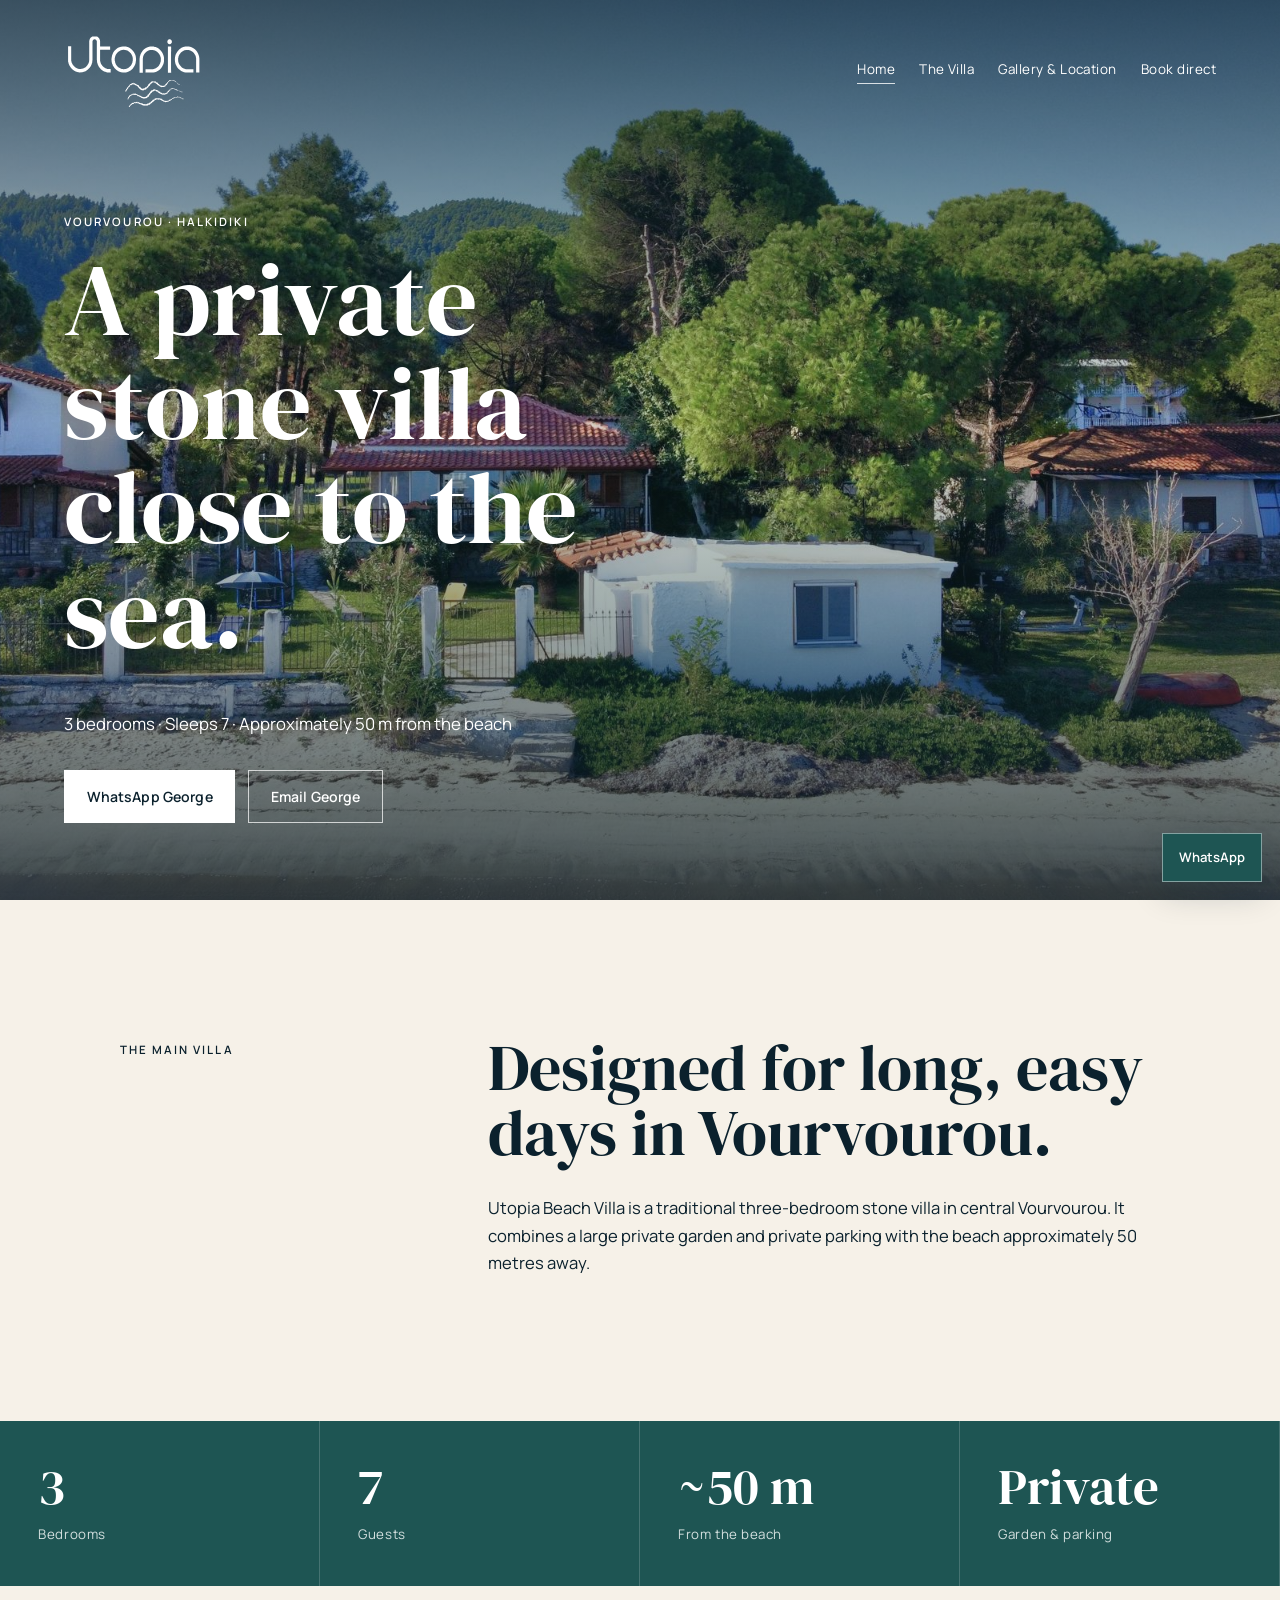
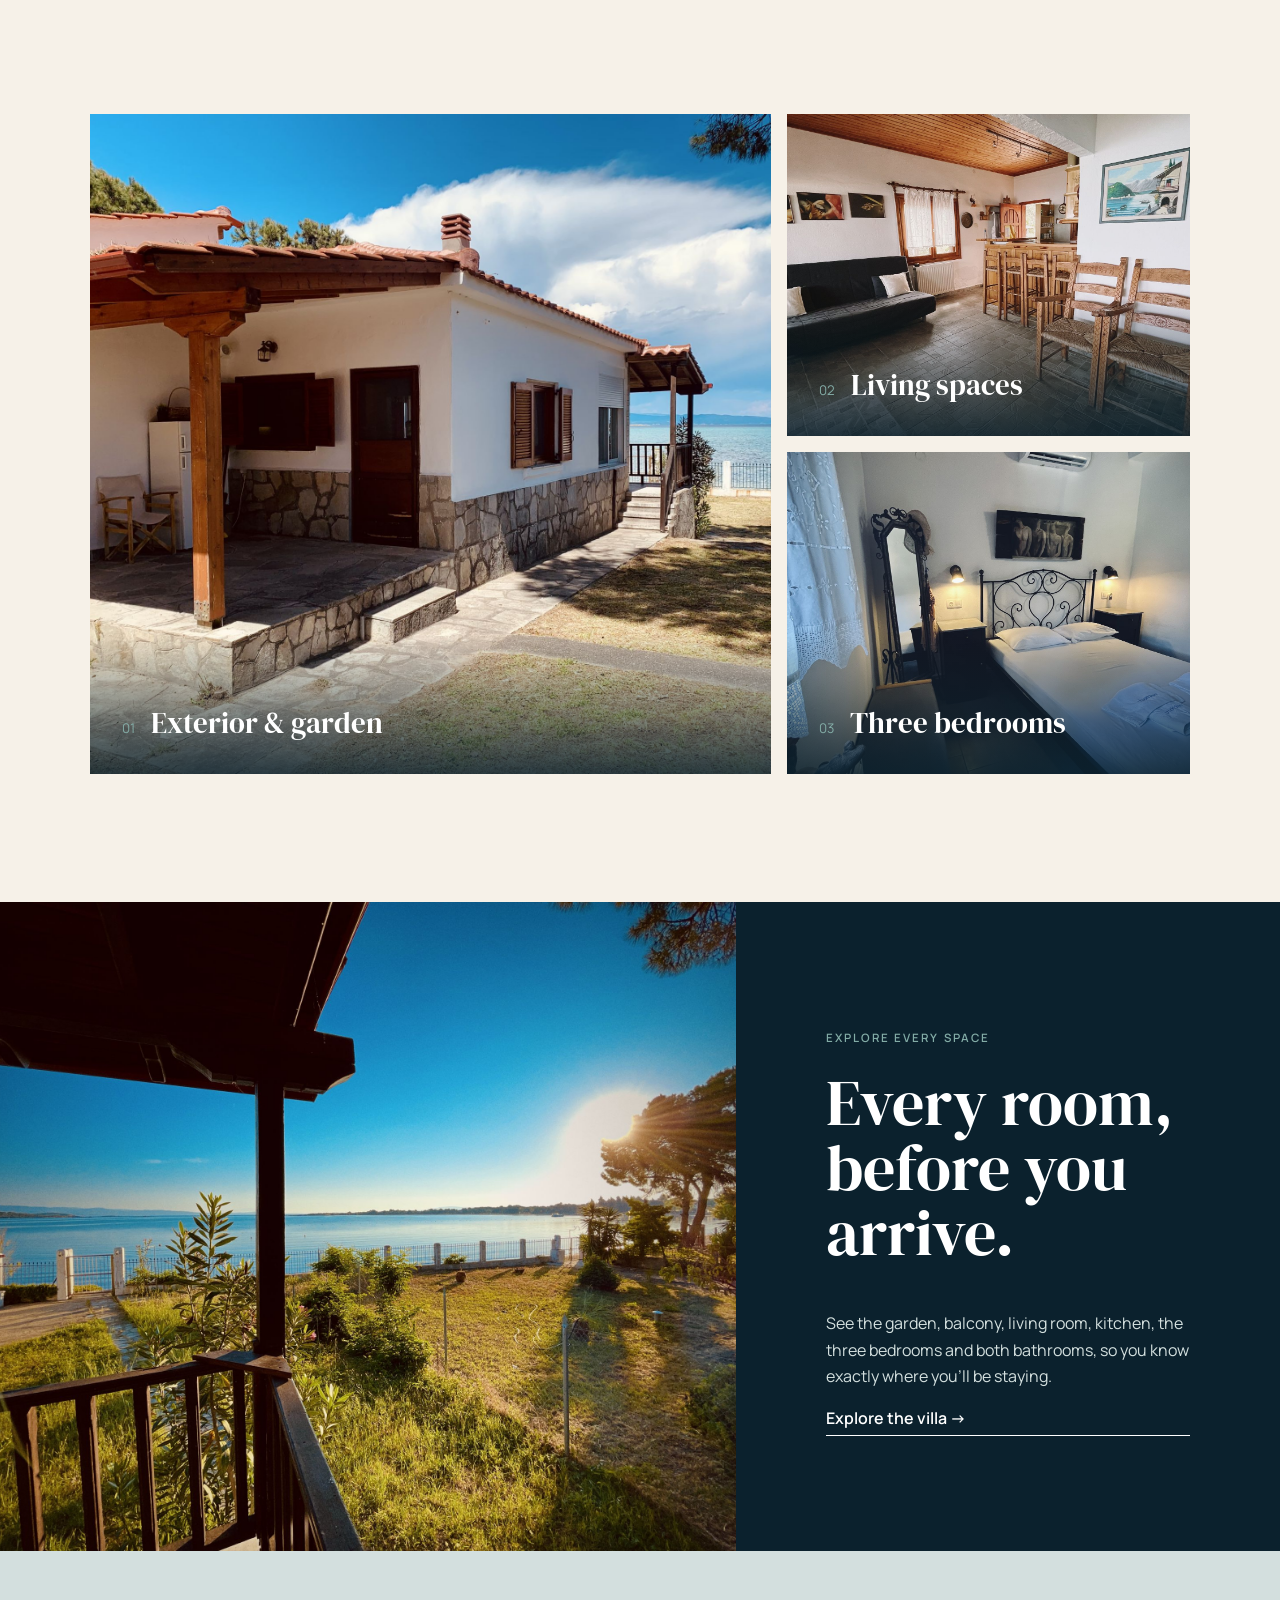
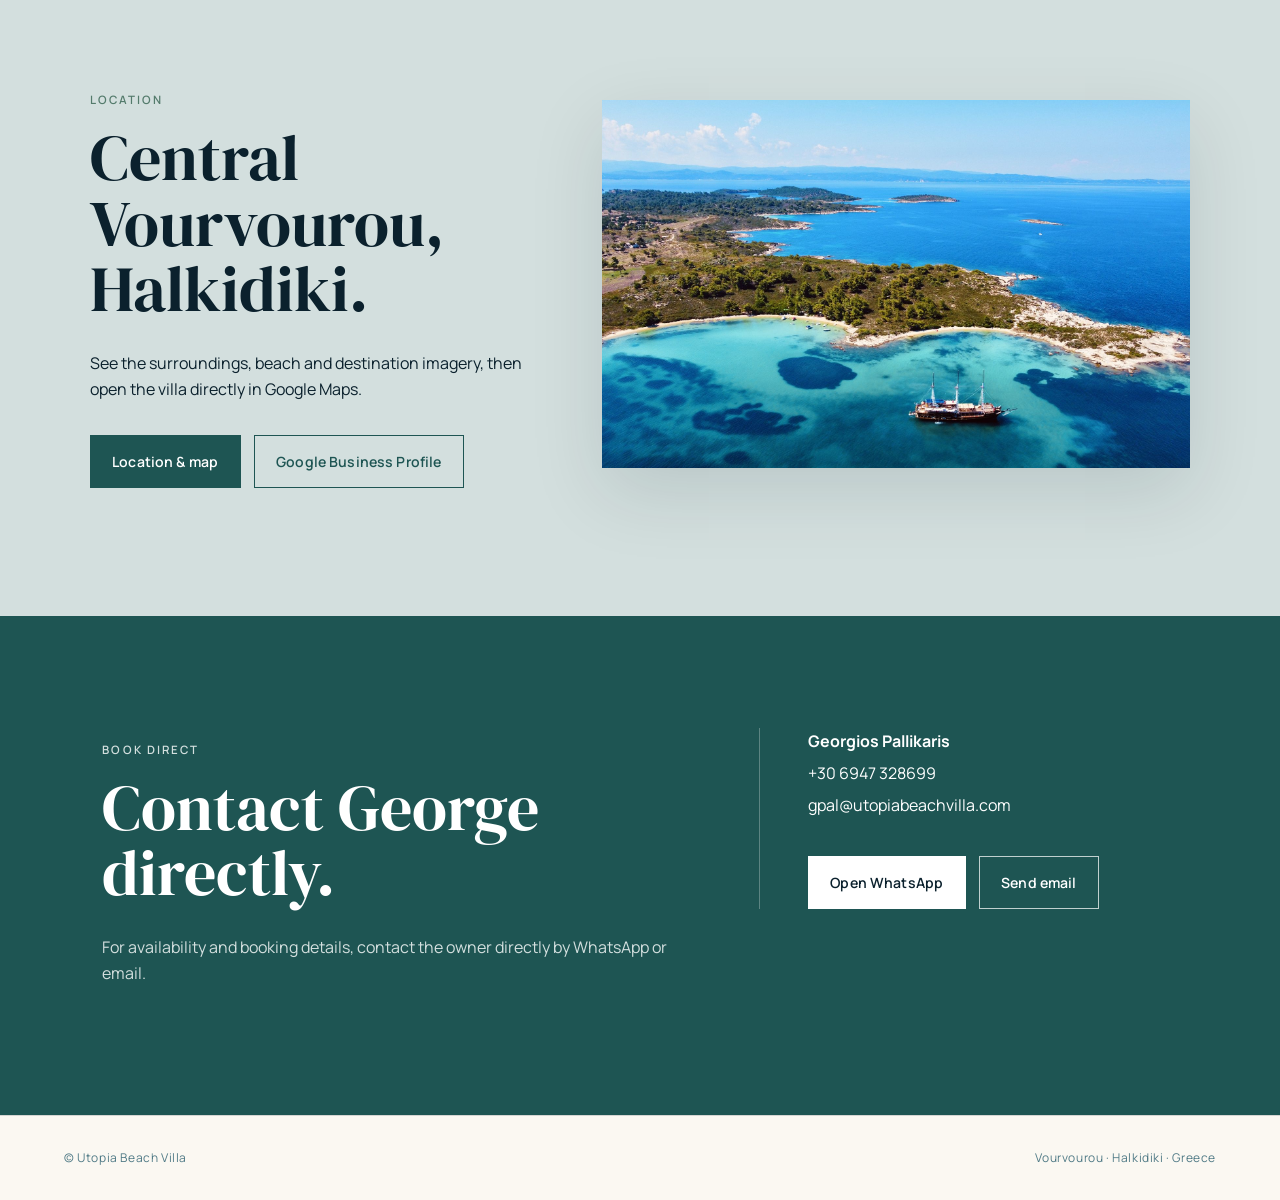
<file: index.html>
<!doctype html>
<html lang="en">
<head>
  <meta charset="utf-8">
  <meta name="viewport" content="width=device-width,initial-scale=1">
  <title>Utopia Beach Villa | Vourvourou, Halkidiki</title>
  <meta name="description" content="Traditional three-bedroom stone villa in central Vourvourou, Halkidiki, approximately 50 metres from the beach. Sleeps 7, with a large private garden and private parking.">
  <meta property="og:title" content="Utopia Beach Villa | Vourvourou, Halkidiki">
  <meta property="og:description" content="Three-bedroom stone villa in central Vourvourou, approximately 50 metres from the beach.">
  <meta property="og:image" content="assets/photos/66af016178164958bf3c9de68bf13f32.jpg">
  <link rel="preconnect" href="https://fonts.googleapis.com">
  <link rel="preconnect" href="https://fonts.gstatic.com" crossorigin>
  <link rel="preload" as="image" href="assets/photos/66af016178164958bf3c9de68bf13f32.jpg">
  <link href="https://fonts.googleapis.com/css2?family=DM+Serif+Display&family=Manrope:wght@400;500;600&display=swap" rel="stylesheet">
  <link rel="stylesheet" href="styles.css">
</head>
<body class="page-home">
  <header class="hero home-hero">
    <img class="hero-image" src="assets/photos/66af016178164958bf3c9de68bf13f32.jpg" alt="Aerial view of Utopia Beach Villa and the Vourvourou shoreline" fetchpriority="high">
    <div class="hero-overlay"></div>
    <nav class="site-nav" aria-label="Main navigation">
      <a class="brand" href="index.html" aria-label="Utopia Beach Villa home"><img src="assets/photos/d47539cebf884bd4a8ef21b6702fda03.png" alt="Utopia Beach Villa logo"></a>
      <div class="nav-links"><a class="active" href="index.html">Home</a><a href="villa.html">The Villa</a><a href="gallery.html">Gallery & Location</a><a href="#book">Book direct</a></div>
    </nav>
    <div class="hero-copy">
      <p class="eyebrow">Vourvourou · Halkidiki</p>
      <h1>A private stone villa close to the sea.</h1>
      <p class="lede">3 bedrooms · Sleeps 7 · Approximately 50 m from the beach</p>
      <div class="actions"><a class="button button-light" target="_blank" rel="noopener" href="https://wa.me/306947328699?text=Hello%20George%2C%20I%27d%20like%20to%20ask%20about%20availability%20at%20Utopia%20Beach%20Villa.">WhatsApp George</a><a class="button button-ghost" href="mailto:gpal@utopiabeachvilla.com?subject=Utopia%20Beach%20Villa%20Booking%20Inquiry">Email George</a></div>
    </div>
  </header>

  <main>
    <section class="brand-intro section-pad">
      <div class="section-kicker"><p class="eyebrow">The Main Villa</p></div>
      <div class="intro-copy"><h2>Designed for long, easy days in Vourvourou.</h2><p>Utopia Beach Villa is a traditional three-bedroom stone villa in central Vourvourou. It combines a large private garden and private parking with the beach approximately 50 metres away.</p></div>
    </section>

    <section class="facts-band" aria-label="Villa facts"><div><span>3</span><small>Bedrooms</small></div><div><span>7</span><small>Guests</small></div><div><span>~50 m</span><small>From the beach</small></div><div><span>Private</span><small>Garden & parking</small></div></section>

    <section class="feature-grid section-pad">
      <a class="feature-card feature-wide" href="villa.html#outside"><img src="assets/photos/4c919894f8724253b3b76cc4ae6d5e7a.jpg" alt="Utopia Beach Villa exterior" loading="lazy"><span class="feature-label"><small>01</small><strong>Exterior & garden</strong></span></a>
      <a class="feature-card" href="villa.html#living"><img src="assets/photos/e9330a5f4e204110915667ad28a03e4f.jpg" alt="Living room at Utopia Beach Villa" loading="lazy"><span class="feature-label"><small>02</small><strong>Living spaces</strong></span></a>
      <a class="feature-card" href="villa.html#bedrooms"><img src="assets/photos/7b0d7996a5c14755bd9cb03ed00c7b7d.jpg" alt="Bedroom at Utopia Beach Villa" loading="lazy"><span class="feature-label"><small>03</small><strong>Three bedrooms</strong></span></a>
    </section>

    <section class="split-feature">
      <div class="split-image"><img src="assets/photos/ab2f60155c744850ac7afd853cfeacc8.jpg" alt="Balcony and outdoor space" loading="lazy"></div>
      <div class="split-copy"><p class="eyebrow">Explore every space</p><h2>Every room, before you arrive.</h2><p>See the garden, balcony, living room, kitchen, the three bedrooms and both bathrooms, so you know exactly where you'll be staying.</p><a class="text-link" href="villa.html">Explore the villa →</a></div>
    </section>

    <section class="location-teaser section-pad">
      <div><p class="eyebrow">Location</p><h2>Central Vourvourou, Halkidiki.</h2><p>See the surroundings, beach and destination imagery, then open the villa directly in Google Maps.</p><div class="actions"><a class="button button-primary" href="gallery.html#location">Location & map</a><a class="button button-outline" target="_blank" rel="noopener" href="https://www.google.com/maps/search/?api=1&query=Utopia%20Beach%20Vourvourou%20Halkidiki">Google Business Profile</a></div></div>
      <a class="location-image" href="gallery.html"><img src="assets/photos/443a482812d646489e10ce2612d5faf4.jpg" alt="Vourvourou coastline" loading="lazy"></a>
    </section>

    <section class="booking-band" id="book">
      <div><p class="eyebrow">Book direct</p><h2>Contact George directly.</h2><p>For availability and booking details, contact the owner directly by WhatsApp or email.</p></div>
      <div class="booking-contact"><strong>Georgios Pallikaris</strong><a href="tel:+306947328699">+30 6947 328699</a><a href="mailto:gpal@utopiabeachvilla.com">gpal@utopiabeachvilla.com</a><div class="actions"><a class="button button-light" target="_blank" rel="noopener" href="https://wa.me/306947328699?text=Hello%20George%2C%20I%27d%20like%20to%20ask%20about%20availability%20at%20Utopia%20Beach%20Villa.">Open WhatsApp</a><a class="button button-ghost" href="mailto:gpal@utopiabeachvilla.com?subject=Utopia%20Beach%20Villa%20Booking%20Inquiry">Send email</a></div></div>
    </section>
  </main>

  <a class="whatsapp-float" target="_blank" rel="noopener" aria-label="Contact George on WhatsApp" href="https://wa.me/306947328699?text=Hello%20George%2C%20I%27d%20like%20to%20ask%20about%20availability%20at%20Utopia%20Beach%20Villa.">WhatsApp</a>
  <footer><span>© Utopia Beach Villa</span><span>Vourvourou · Halkidiki · Greece</span></footer>
</body>
</html>
</file>
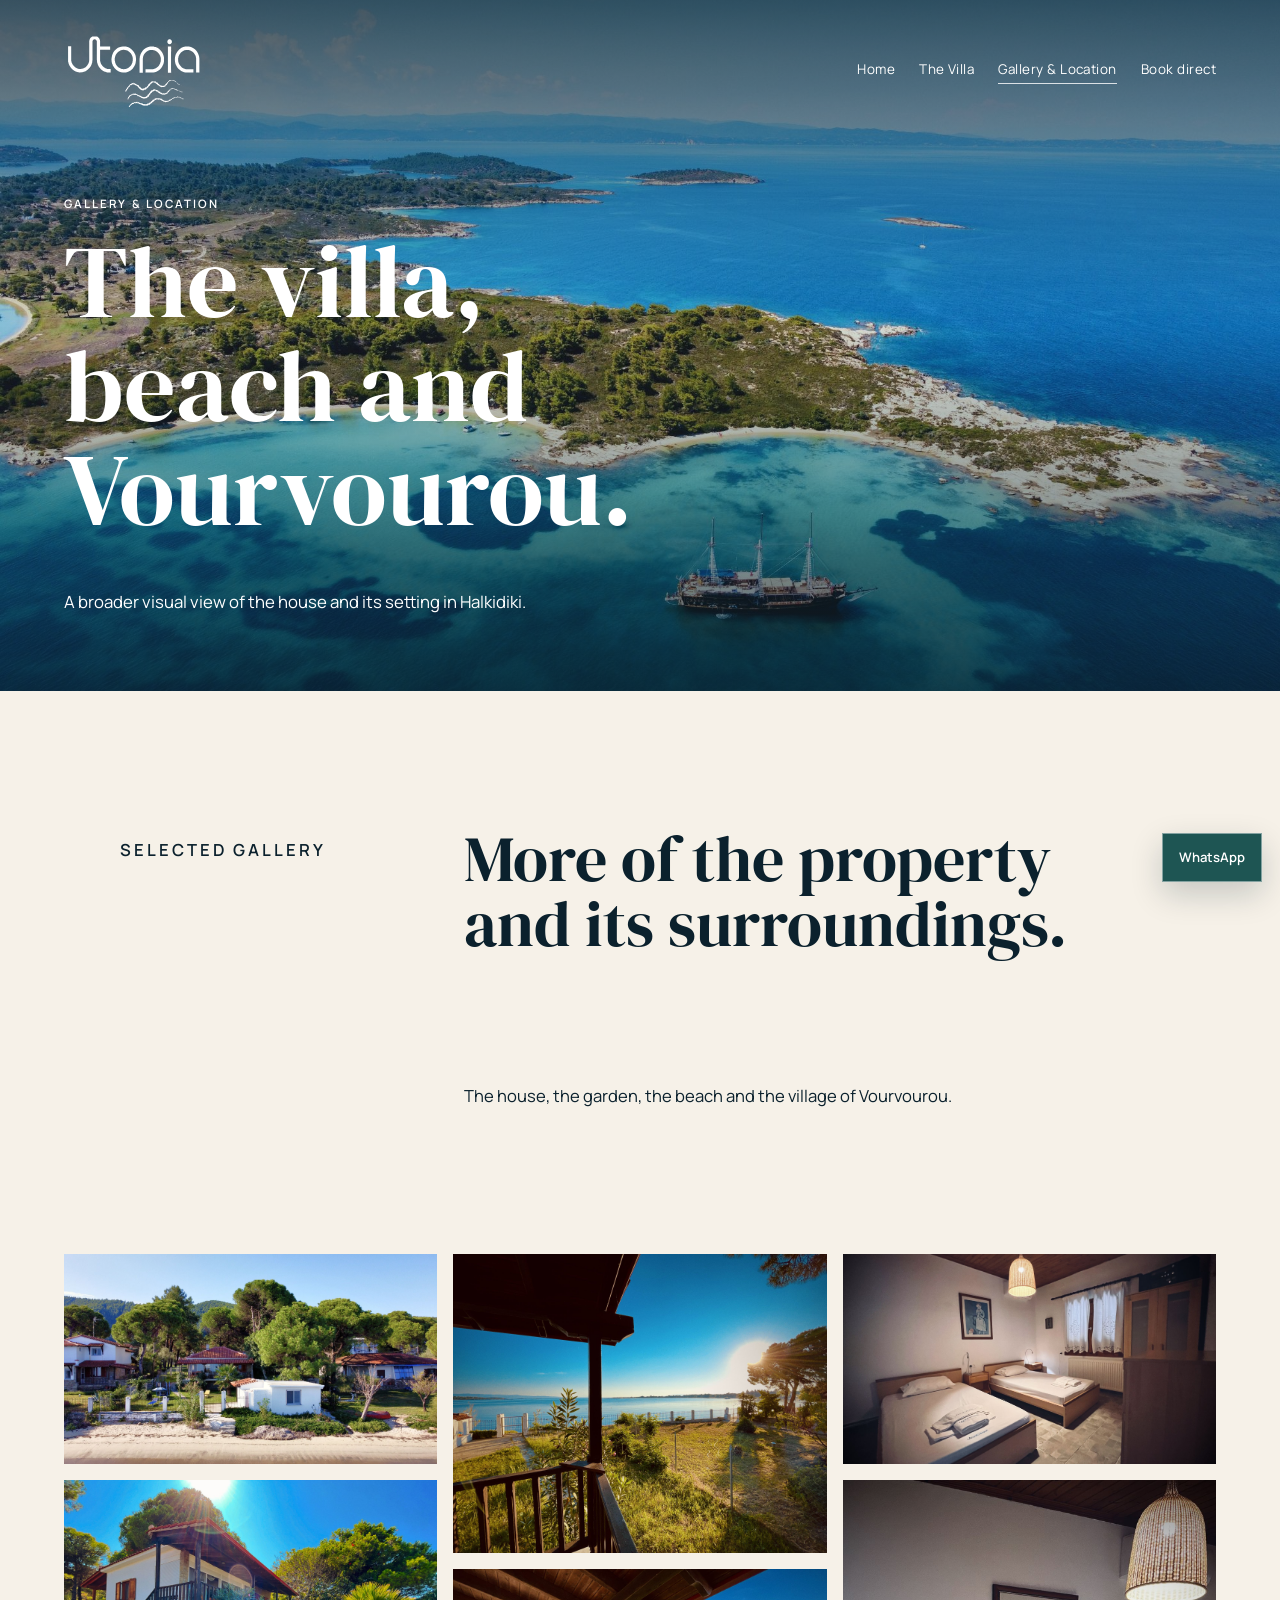
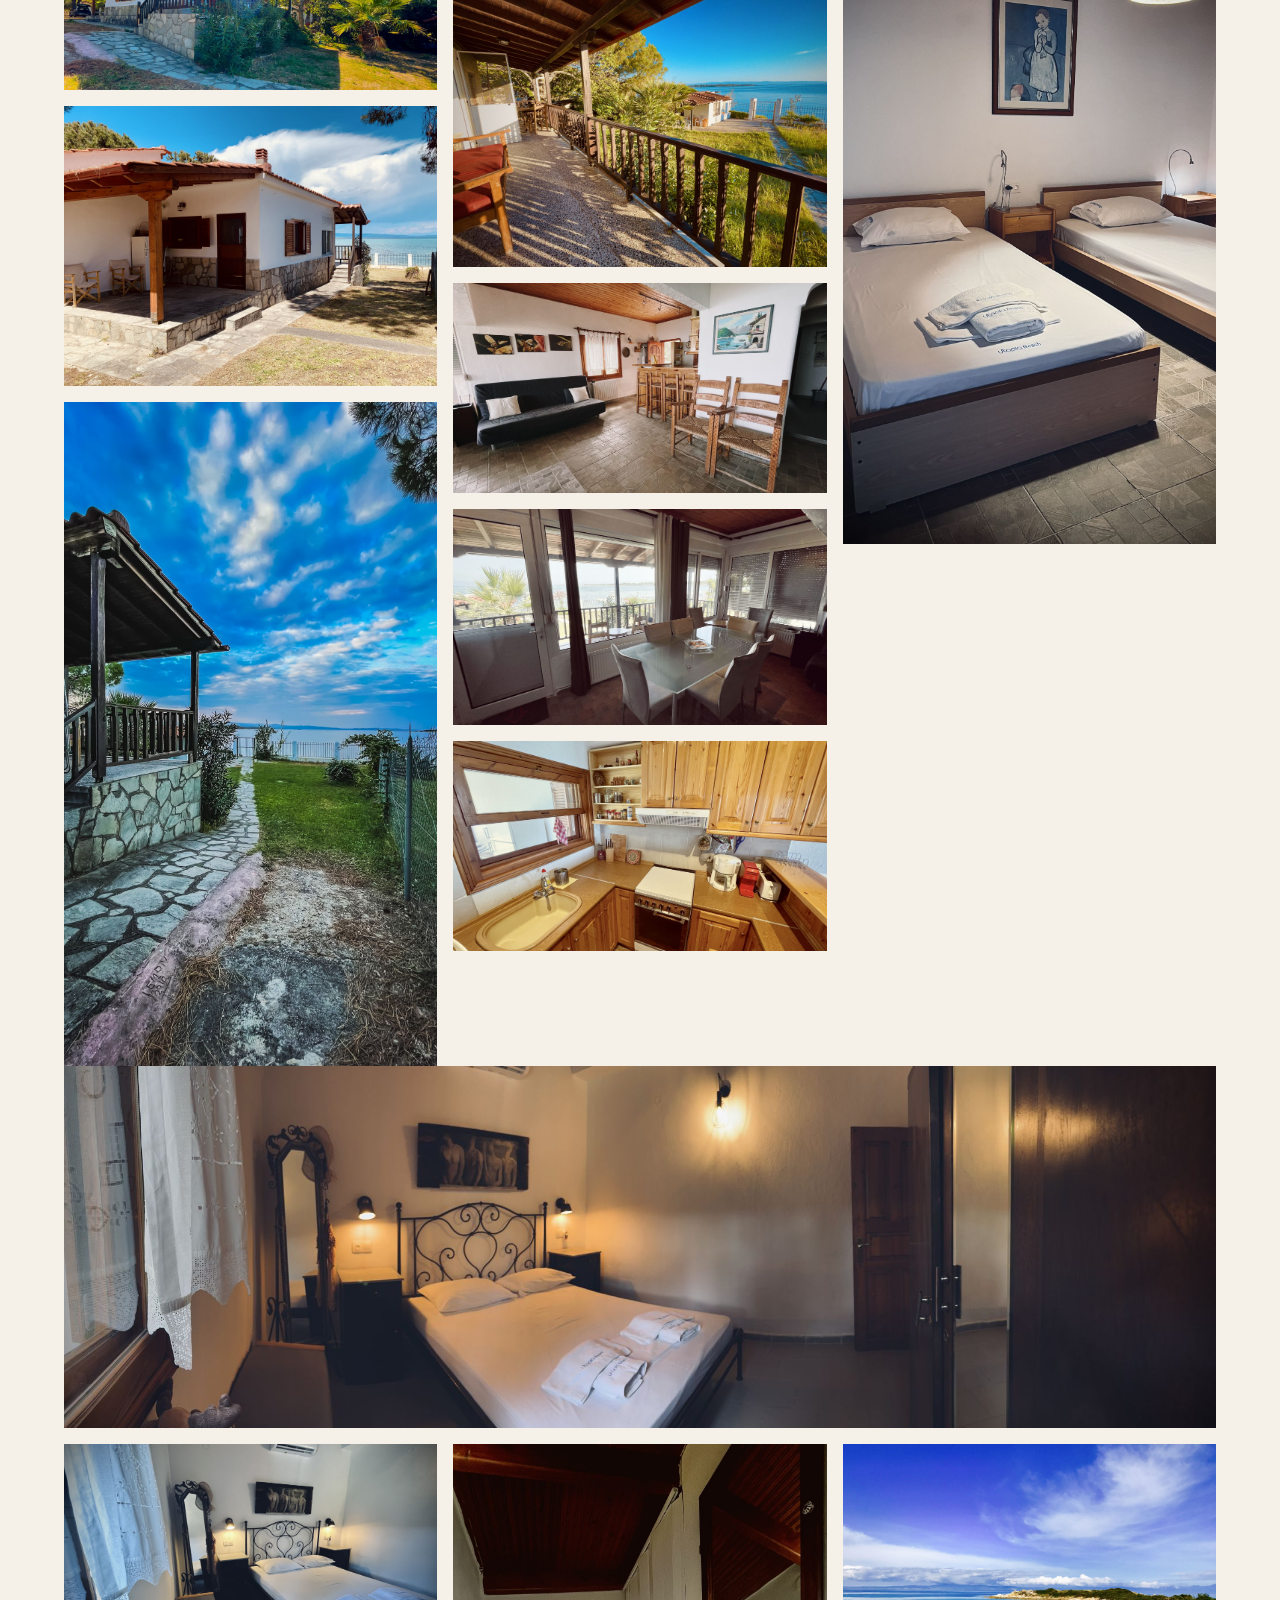
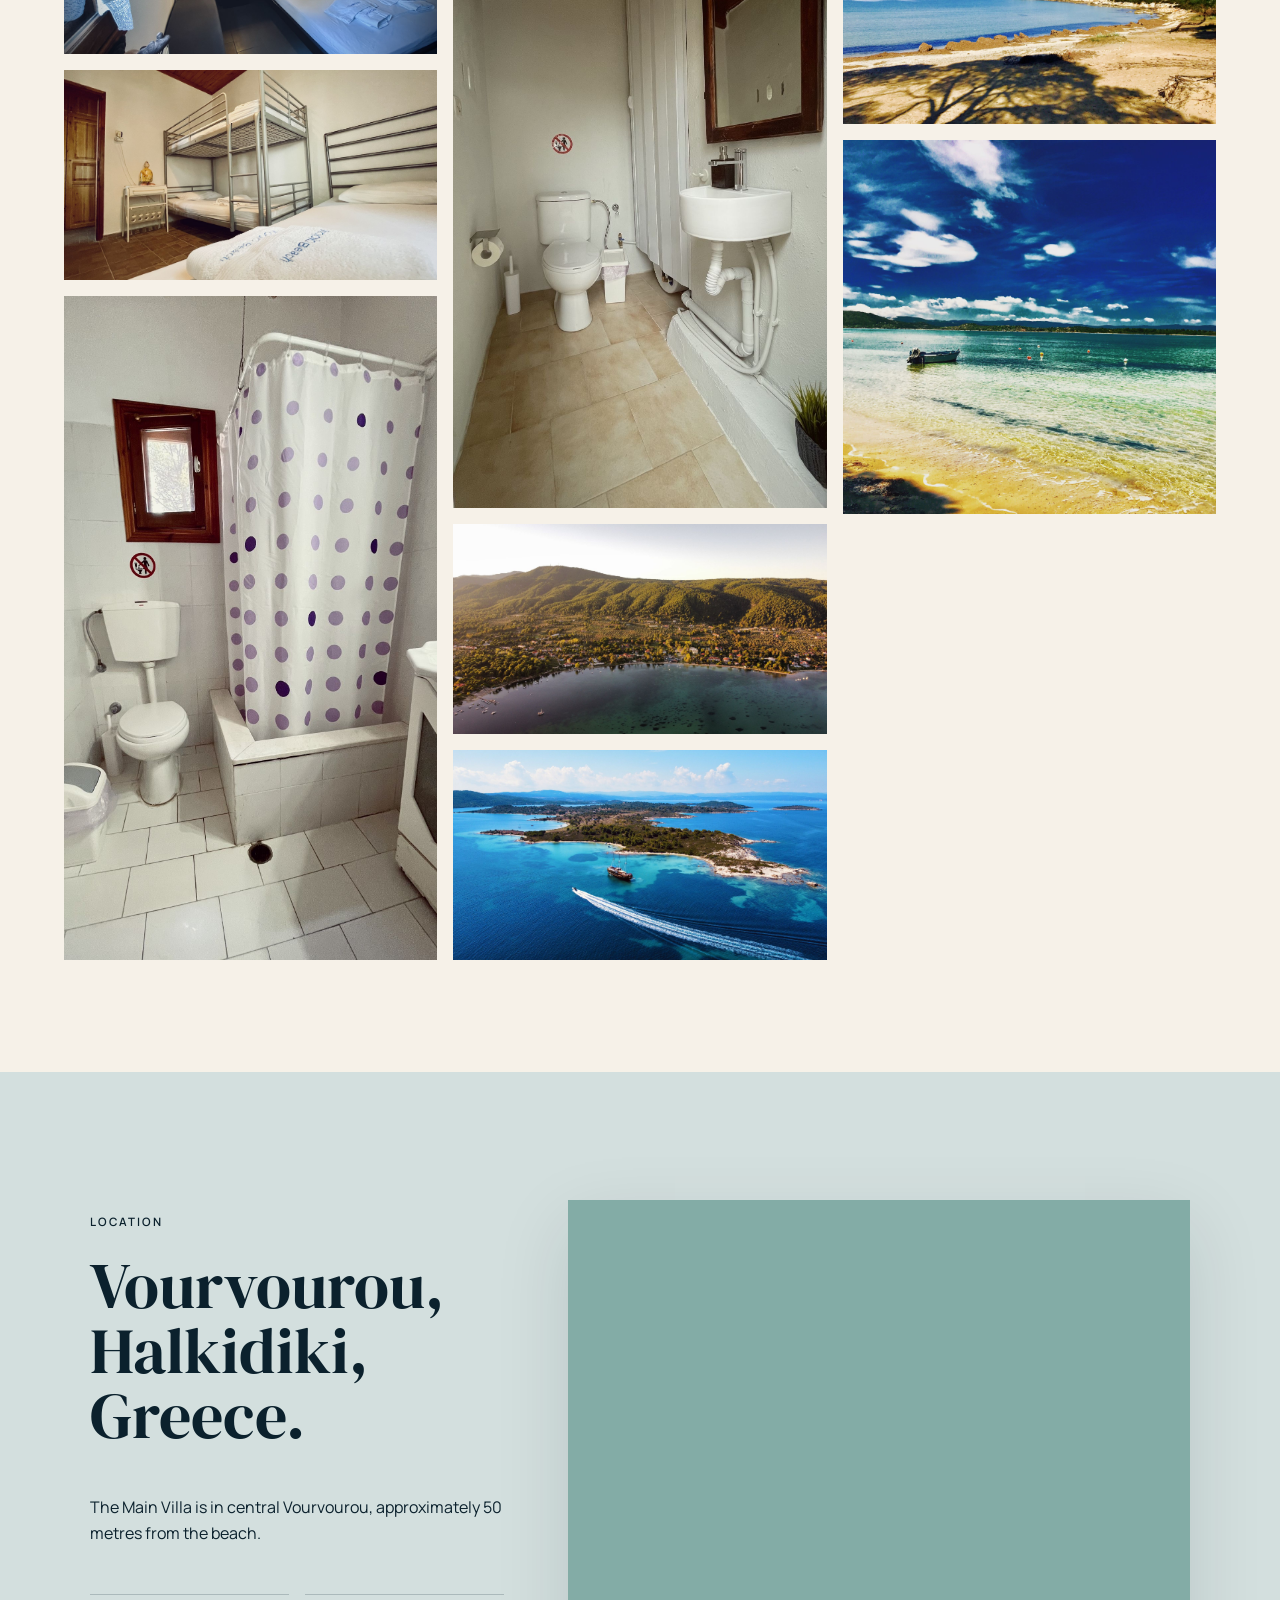
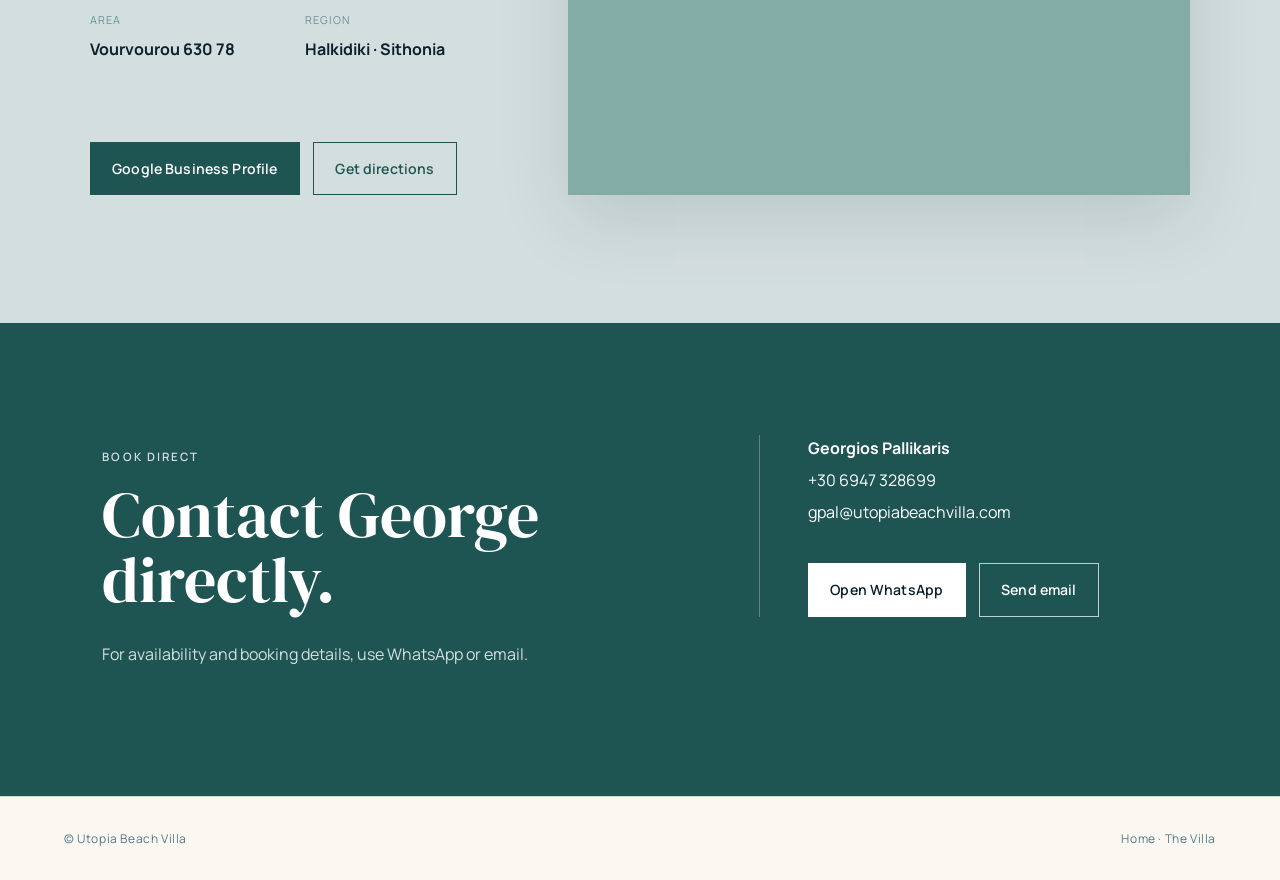
<file: gallery.html>
<!doctype html>
<html lang="en">
<head>
  <meta charset="utf-8">
  <meta name="viewport" content="width=device-width,initial-scale=1">
  <title>Gallery & Location | Utopia Beach Villa</title>
  <meta name="description" content="Gallery, Vourvourou scenery and location information for Utopia Beach Villa in Halkidiki.">
  <link rel="preconnect" href="https://fonts.googleapis.com"><link rel="preconnect" href="https://fonts.gstatic.com" crossorigin>
  <link href="https://fonts.googleapis.com/css2?family=DM+Serif+Display&family=Manrope:wght@400;500;600&display=swap" rel="stylesheet"><link rel="stylesheet" href="styles.css">
</head>
<body>
  <header class="subhero gallery-hero">
    <img class="hero-image" src="assets/photos/443a482812d646489e10ce2612d5faf4.jpg" alt="Aerial view of the Vourvourou coast" fetchpriority="high">
    <div class="hero-overlay"></div>
    <nav class="site-nav"><a class="brand" href="index.html"><img src="assets/photos/d47539cebf884bd4a8ef21b6702fda03.png" alt="Utopia Beach Villa logo"></a><div class="nav-links"><a href="index.html">Home</a><a href="villa.html">The Villa</a><a class="active" href="gallery.html">Gallery & Location</a><a href="#book">Book direct</a></div></nav>
    <div class="hero-copy"><p class="eyebrow">Gallery & location</p><h1>The villa, beach and Vourvourou.</h1><p class="lede">A broader visual view of the house and its setting in Halkidiki.</p></div>
  </header>

  <main>
    <section class="page-intro section-pad"><p class="eyebrow">Selected gallery</p><h2>More of the property and its surroundings.</h2><p>The house, the garden, the beach and the village of Vourvourou.</p></section>

    <section class="masonry-gallery" aria-label="Utopia Beach Villa photo gallery">
      <a href="assets/photos/66af016178164958bf3c9de68bf13f32.jpg"><img src="assets/photos/66af016178164958bf3c9de68bf13f32.jpg" alt="Aerial view of Utopia Beach Villa" loading="lazy"></a>
      <a href="assets/photos/b5d050bafea447fa90976b84f064bf06.jpg"><img src="assets/photos/b5d050bafea447fa90976b84f064bf06.jpg" alt="Main Villa exterior" loading="lazy"></a>
      <a href="assets/photos/4c919894f8724253b3b76cc4ae6d5e7a.jpg"><img src="assets/photos/4c919894f8724253b3b76cc4ae6d5e7a.jpg" alt="Villa exterior and garden" loading="lazy"></a>
      <a href="assets/photos/289b47d0532845829ba755ae6e25b7f8.jpg"><img src="assets/photos/289b47d0532845829ba755ae6e25b7f8.jpg" alt="Vertical exterior view" loading="lazy"></a>
      <a href="assets/photos/ab2f60155c744850ac7afd853cfeacc8.jpg"><img src="assets/photos/ab2f60155c744850ac7afd853cfeacc8.jpg" alt="Balcony" loading="lazy"></a>
      <a href="assets/photos/a4f09be8eb5a4d19a0c2555b3a7853dd.jpg"><img src="assets/photos/a4f09be8eb5a4d19a0c2555b3a7853dd.jpg" alt="Balcony and outdoor living" loading="lazy"></a>
      <a href="assets/photos/e9330a5f4e204110915667ad28a03e4f.jpg"><img src="assets/photos/e9330a5f4e204110915667ad28a03e4f.jpg" alt="Living room" loading="lazy"></a>
      <a href="assets/photos/62d0ede617a2456da90d432422386328.jpg"><img src="assets/photos/62d0ede617a2456da90d432422386328.jpg" alt="Living room angle" loading="lazy"></a>
      <a href="assets/photos/a5b5aab190ae44519c661d554bda780e.jpg"><img src="assets/photos/a5b5aab190ae44519c661d554bda780e.jpg" alt="Kitchen" loading="lazy"></a>
      <a href="assets/photos/00efb915b2aa4f27b880694b4afe27cd.jpg"><img src="assets/photos/00efb915b2aa4f27b880694b4afe27cd.jpg" alt="Sea-view bedroom" loading="lazy"></a>
      <a href="assets/photos/26ead82025184308938d9e709712d12f.jpg"><img src="assets/photos/26ead82025184308938d9e709712d12f.jpg" alt="Sea-view bedroom portrait view" loading="lazy"></a>
      <a class="panoramic-item" href="assets/photos/7553554289de436ab238ff2aac42945f.jpg"><img src="assets/photos/7553554289de436ab238ff2aac42945f.jpg" alt="Panoramic master bedroom" loading="lazy"></a>
      <a href="assets/photos/7b0d7996a5c14755bd9cb03ed00c7b7d.jpg"><img src="assets/photos/7b0d7996a5c14755bd9cb03ed00c7b7d.jpg" alt="Master bedroom" loading="lazy"></a>
      <a href="assets/photos/11b042063b2f4f378e0ee29845a921d0.jpg"><img src="assets/photos/11b042063b2f4f378e0ee29845a921d0.jpg" alt="Kids bedroom" loading="lazy"></a>
      <a href="assets/photos/13f350ac1e5c411b909d10227b0ed51f.jpg"><img src="assets/photos/13f350ac1e5c411b909d10227b0ed51f.jpg" alt="Bathroom 1" loading="lazy"></a>
      <a href="assets/photos/45a4612bfb6445f598d42205b50e685d.jpg"><img src="assets/photos/45a4612bfb6445f598d42205b50e685d.jpg" alt="Bathroom 2" loading="lazy"></a>
      <a href="assets/photos/463ede19499a453d820d708218b8fd80.jpg"><img src="assets/photos/463ede19499a453d820d708218b8fd80.jpg" alt="Vourvourou aerial scenery" loading="lazy"></a>
      <a href="assets/photos/0539e0c81588450d807aa5b8e5e3ae05.jpg"><img src="assets/photos/0539e0c81588450d807aa5b8e5e3ae05.jpg" alt="Vourvourou coast" loading="lazy"></a>
      <a href="assets/photos/3d12a1d4e98446bdb1926aa80ebc37f4.jpg"><img src="assets/photos/3d12a1d4e98446bdb1926aa80ebc37f4.jpg" alt="Halkidiki beach" loading="lazy"></a>
      <a href="assets/photos/c7ab32cc45fa4753bac9e87f45a58fea.jpg"><img src="assets/photos/c7ab32cc45fa4753bac9e87f45a58fea.jpg" alt="Sea and beach in Vourvourou" loading="lazy"></a>
    </section>

    <section class="location-section section-pad" id="location">
      <div class="location-details"><p class="eyebrow">Location</p><h2>Vourvourou, Halkidiki, Greece.</h2><p>The Main Villa is in central Vourvourou, approximately 50 metres from the beach.</p><div class="location-meta"><div><small>Area</small><strong>Vourvourou 630 78</strong></div><div><small>Region</small><strong>Halkidiki · Sithonia</strong></div></div><div class="actions"><a class="button button-primary" target="_blank" rel="noopener" href="https://www.google.com/maps/search/?api=1&query=Utopia%20Beach%20Vourvourou%20Halkidiki">Google Business Profile</a><a class="button button-outline" target="_blank" rel="noopener" href="https://www.google.com/maps/dir/?api=1&destination=Utopia%20Beach%20Vourvourou%20Halkidiki">Get directions</a></div></div>
      <div class="map-wrap"><iframe title="Utopia Beach Villa location in Vourvourou" src="https://www.google.com/maps?q=Utopia%20Beach%20Vourvourou%20Halkidiki&output=embed" loading="lazy" referrerpolicy="no-referrer-when-downgrade"></iframe></div>
    </section>

    <section class="booking-band" id="book"><div><p class="eyebrow">Book direct</p><h2>Contact George directly.</h2><p>For availability and booking details, use WhatsApp or email.</p></div><div class="booking-contact"><strong>Georgios Pallikaris</strong><a href="tel:+306947328699">+30 6947 328699</a><a href="mailto:gpal@utopiabeachvilla.com">gpal@utopiabeachvilla.com</a><div class="actions"><a class="button button-light" target="_blank" rel="noopener" href="https://wa.me/306947328699?text=Hello%20George%2C%20I%27d%20like%20to%20ask%20about%20availability%20at%20Utopia%20Beach%20Villa.">Open WhatsApp</a><a class="button button-ghost" href="mailto:gpal@utopiabeachvilla.com?subject=Utopia%20Beach%20Villa%20Booking%20Inquiry">Send email</a></div></div></section>
  </main>

  <a class="whatsapp-float" target="_blank" rel="noopener" href="https://wa.me/306947328699?text=Hello%20George%2C%20I%27d%20like%20to%20ask%20about%20availability%20at%20Utopia%20Beach%20Villa.">WhatsApp</a>
  <footer><span>© Utopia Beach Villa</span><span><a href="index.html">Home</a> · <a href="villa.html">The Villa</a></span></footer>
</body>
</html>
</file>
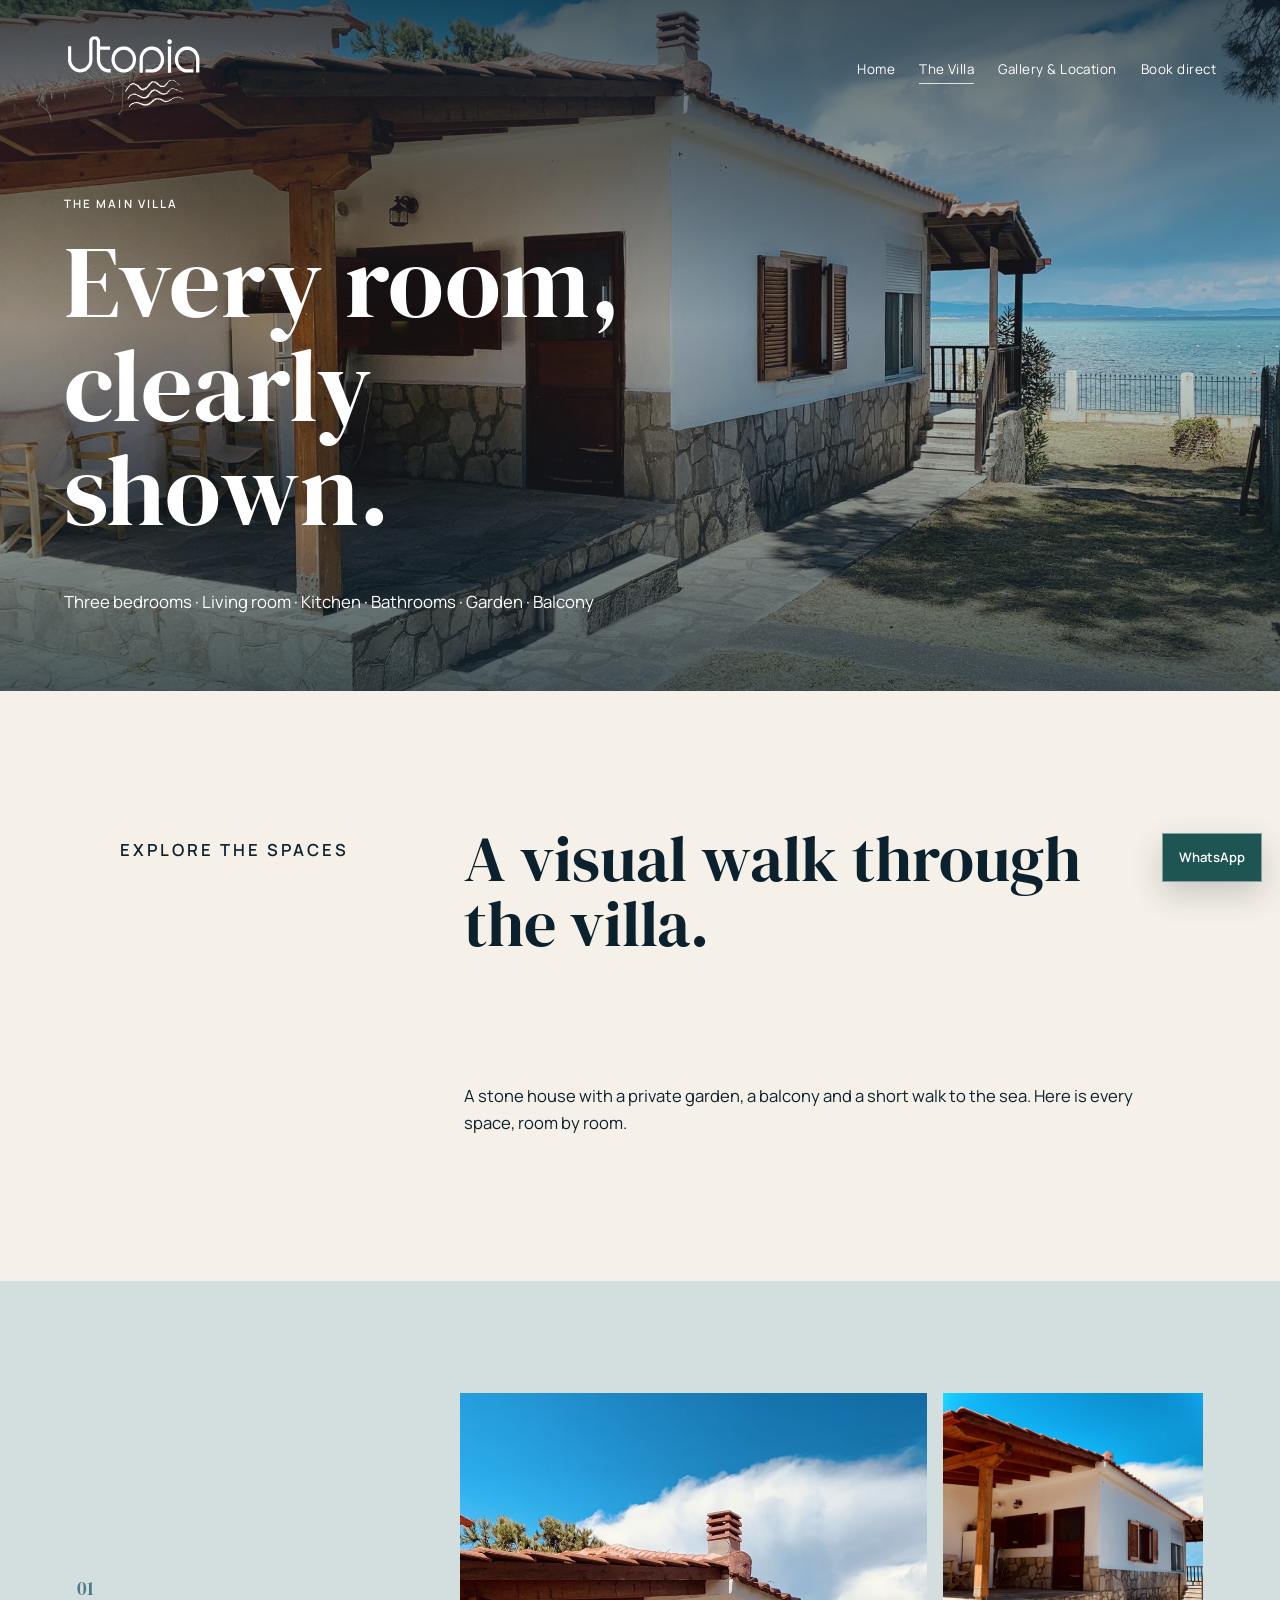
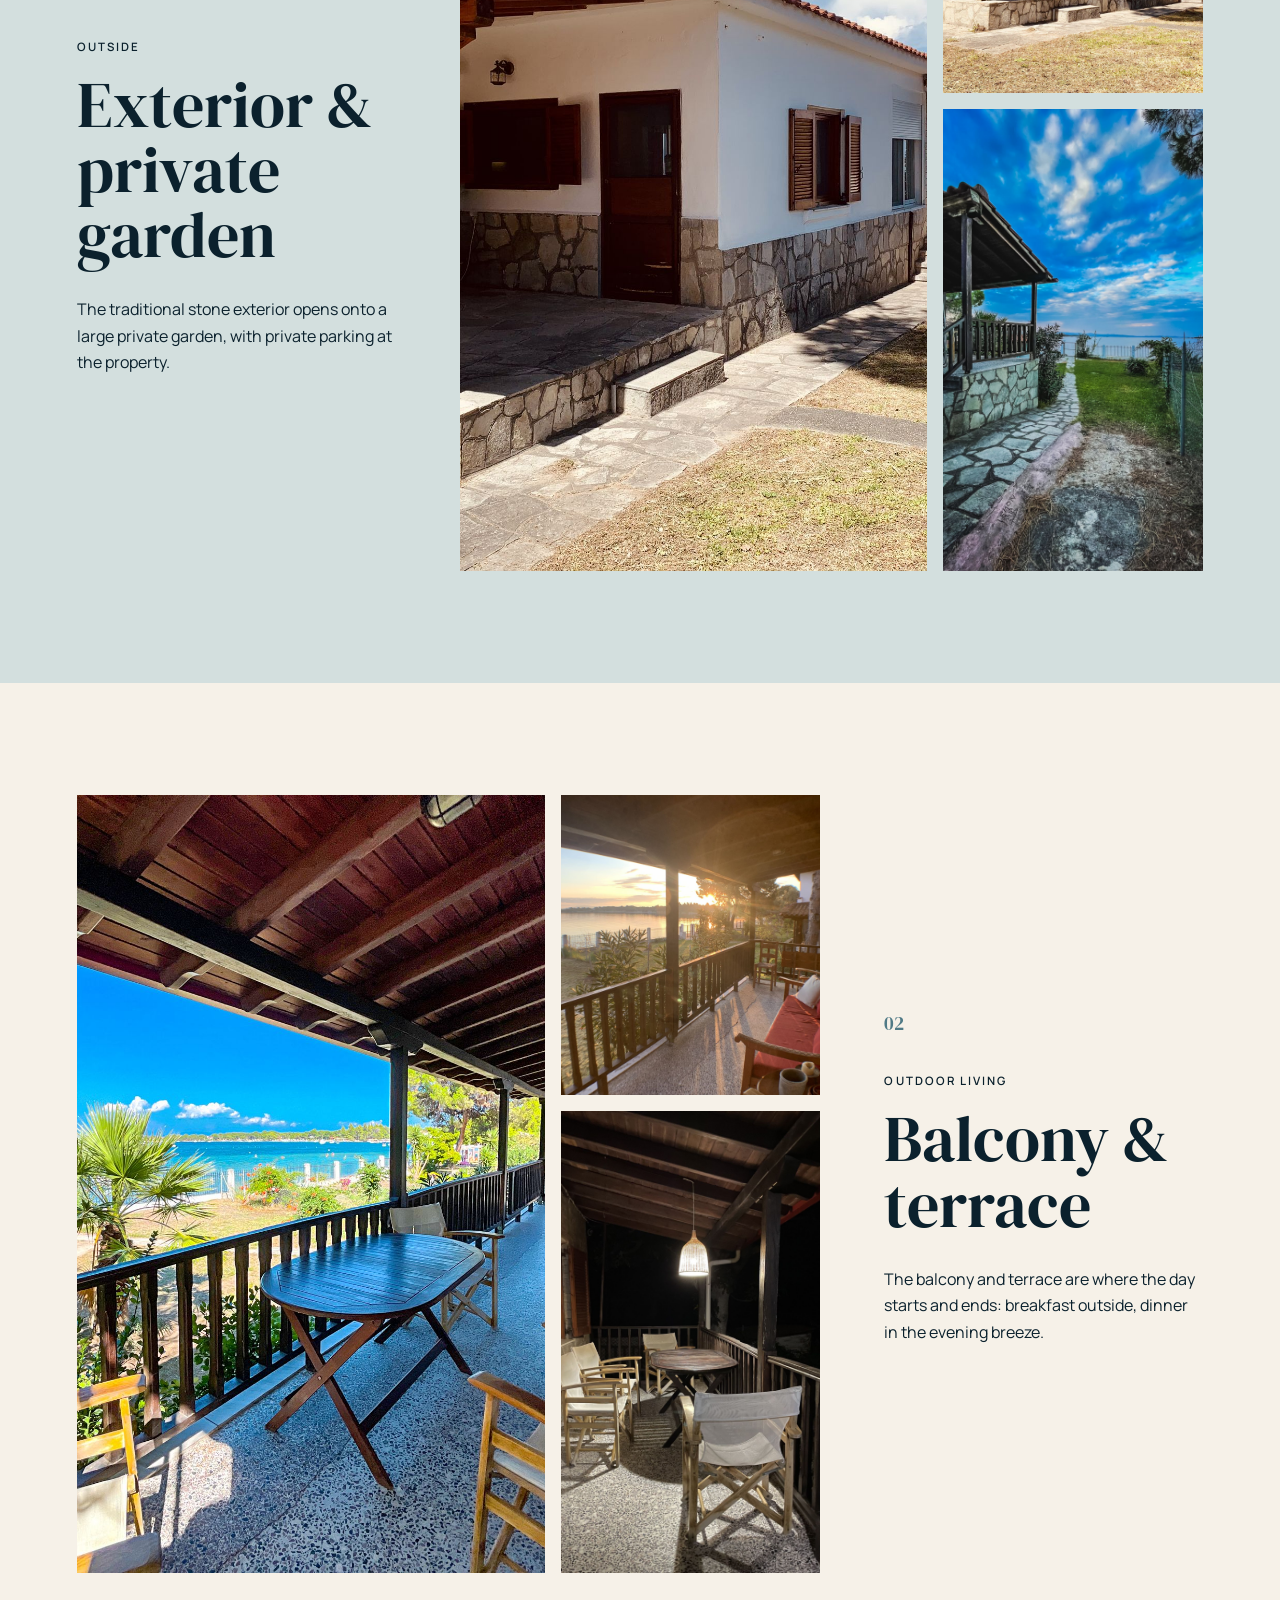
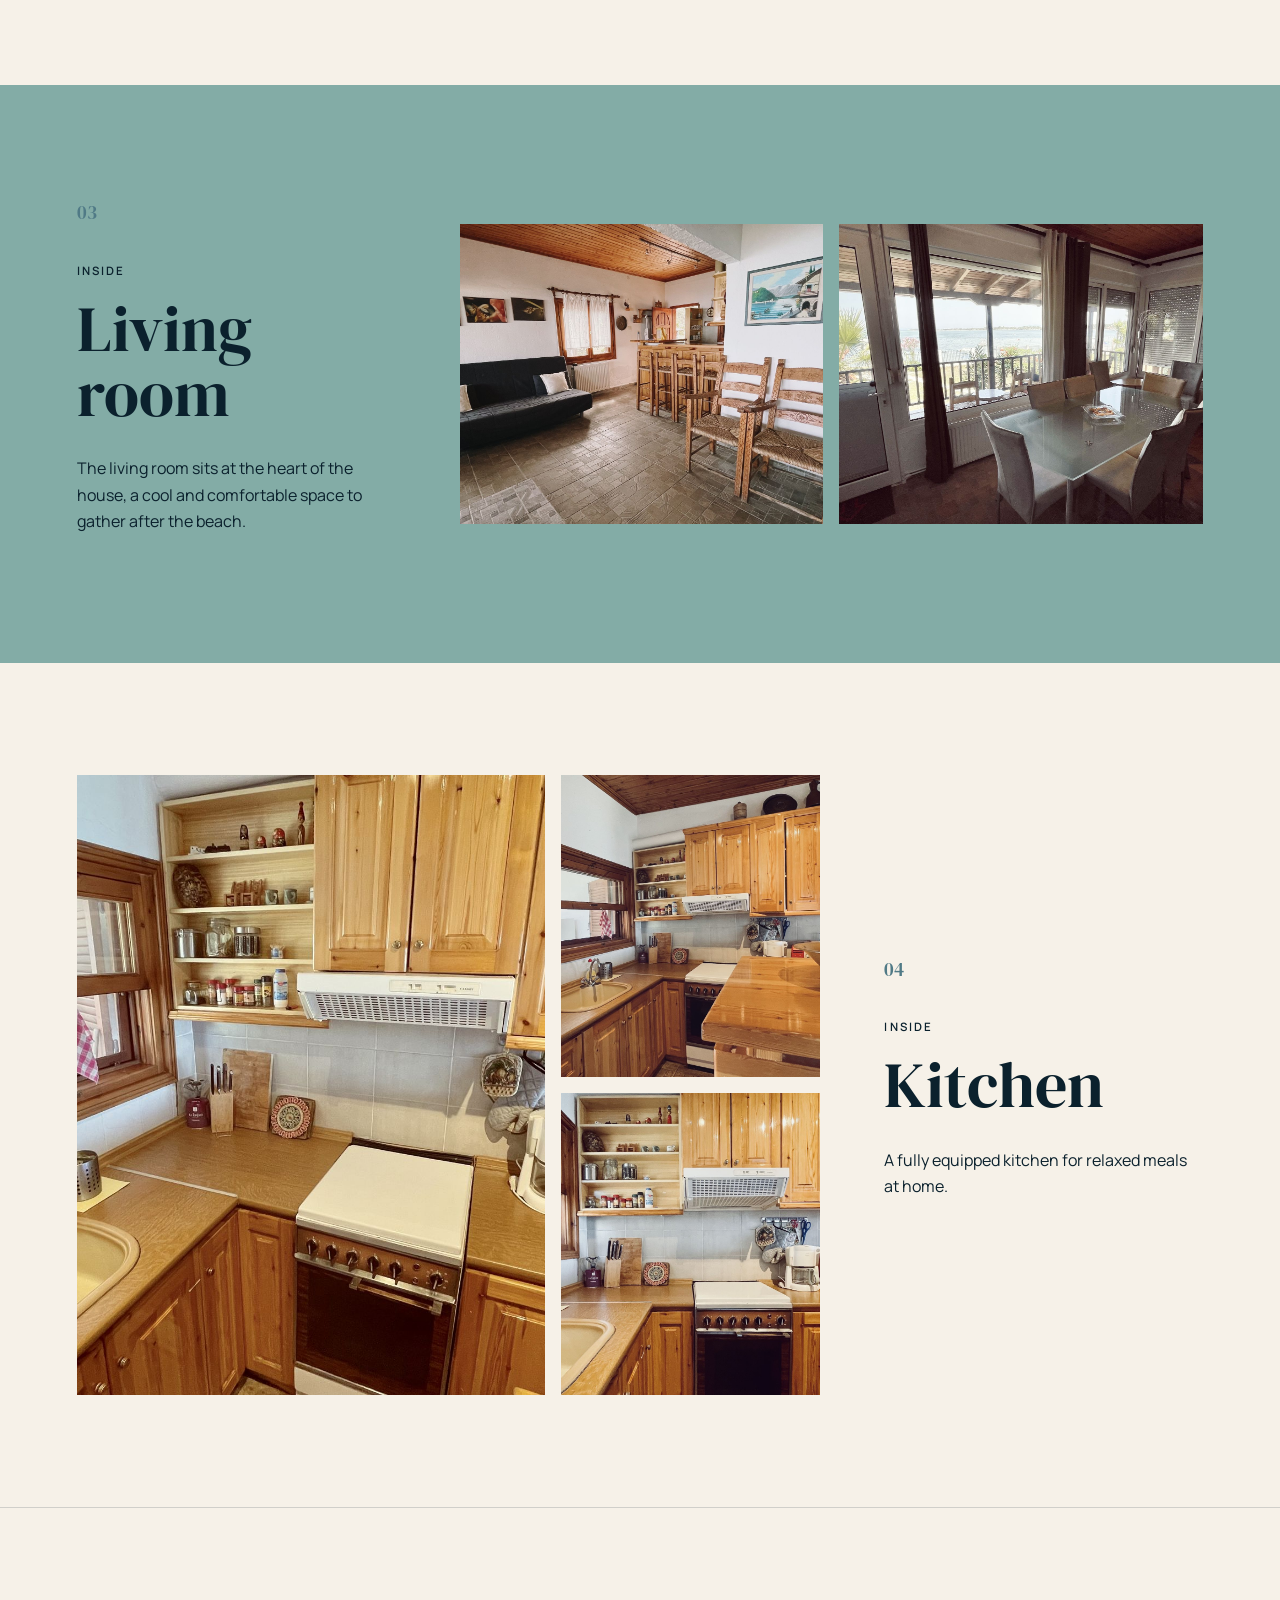
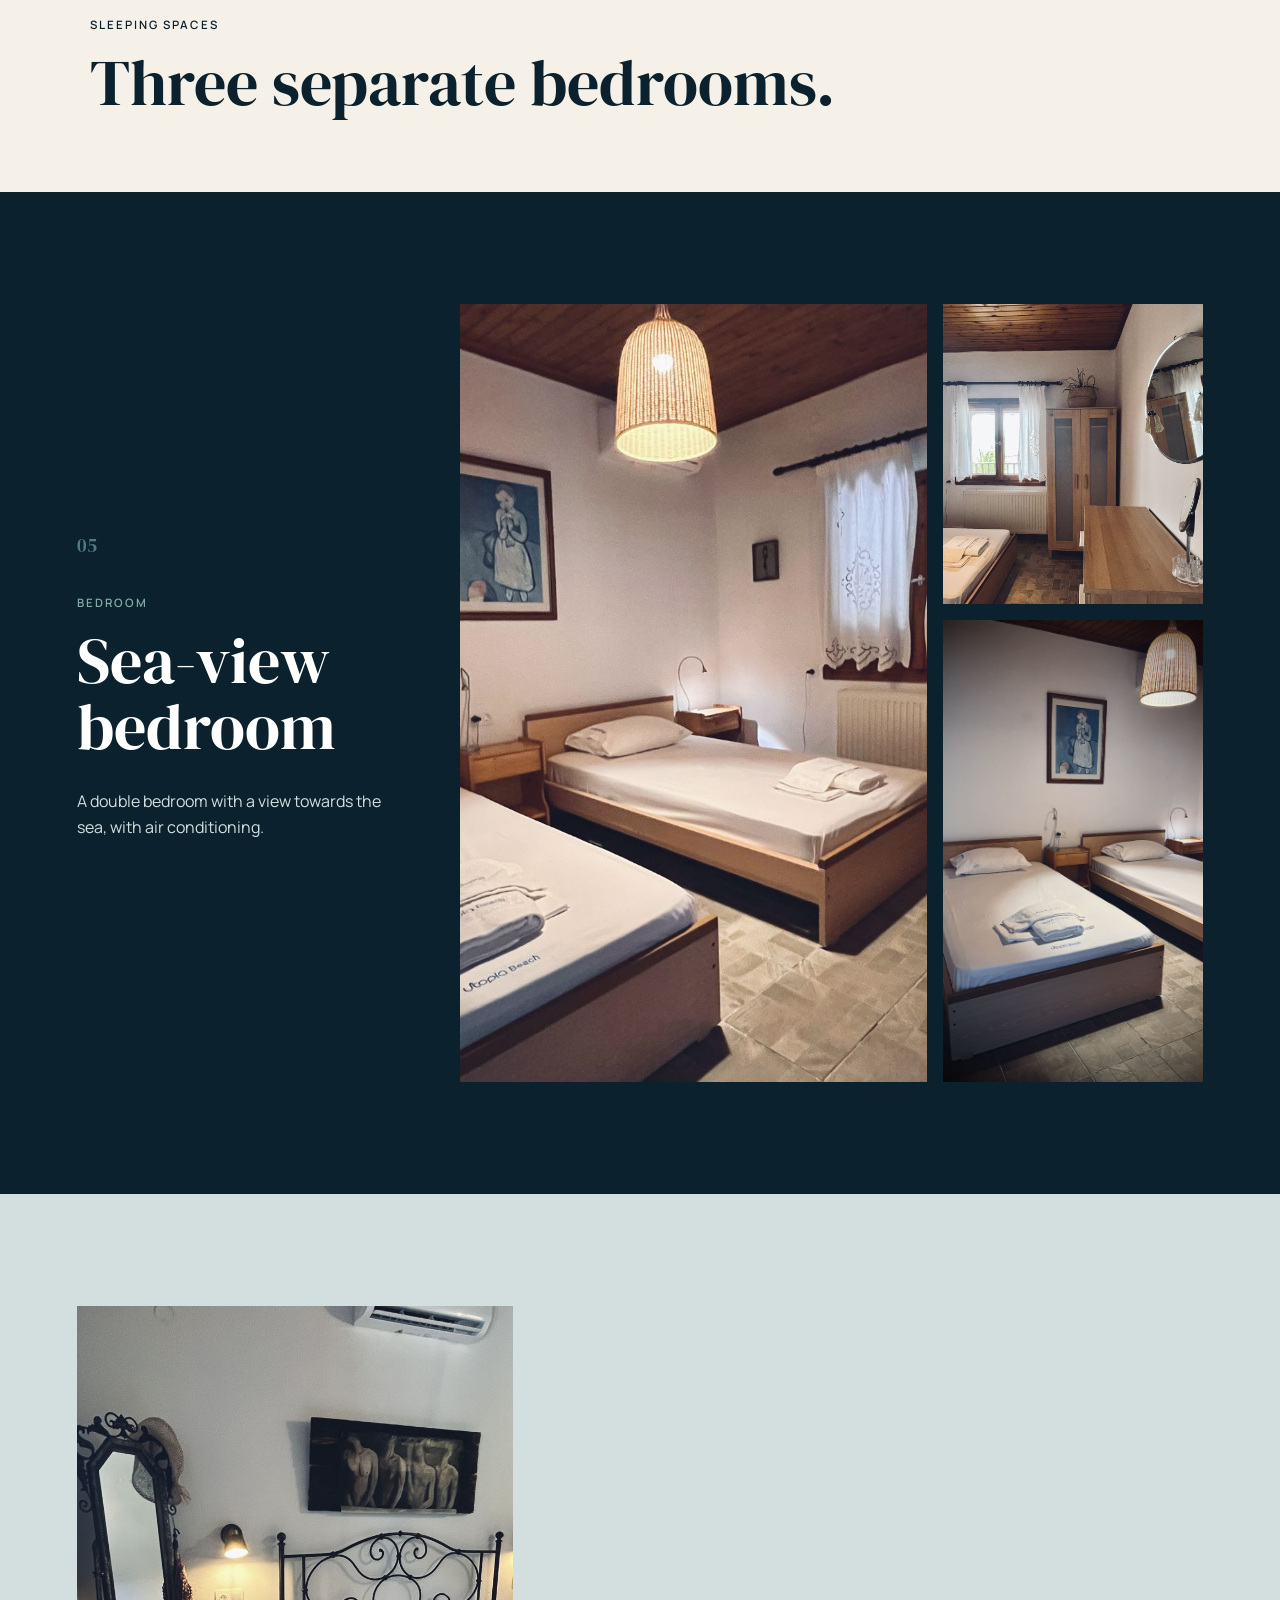
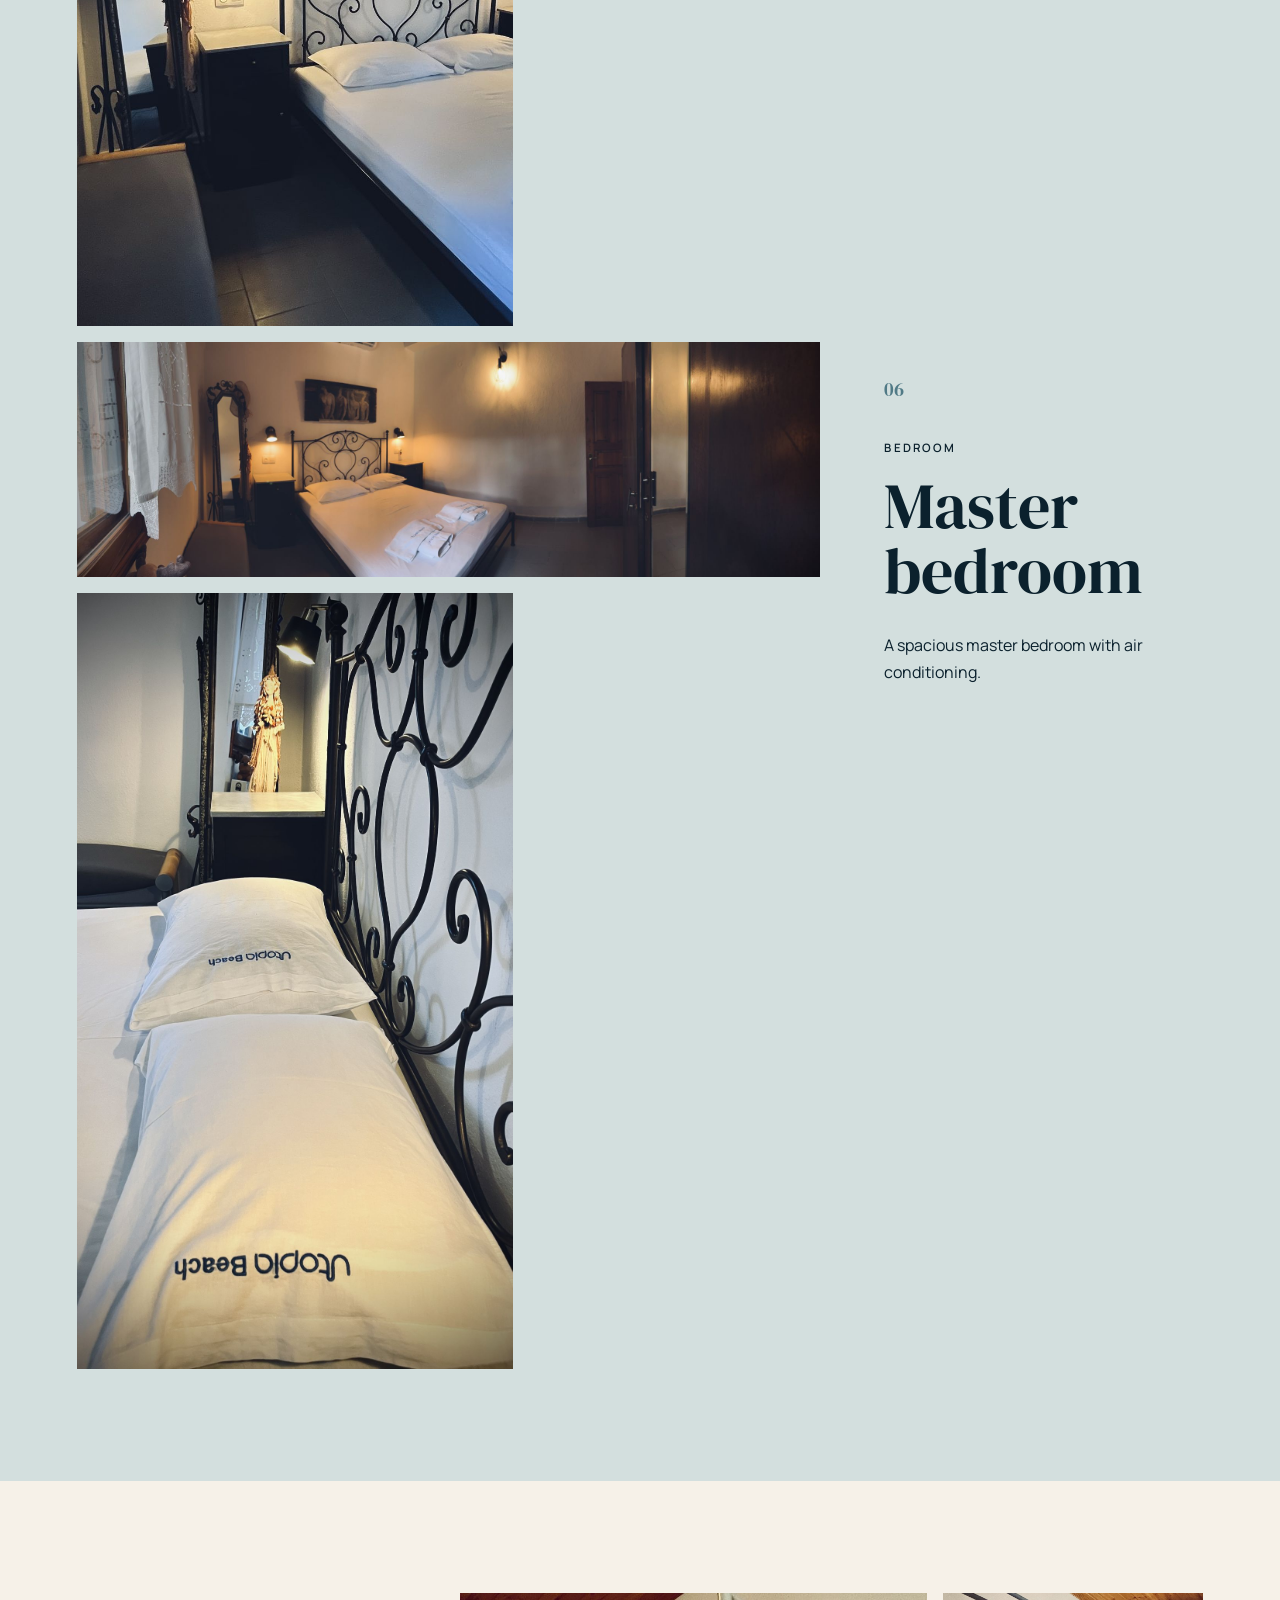
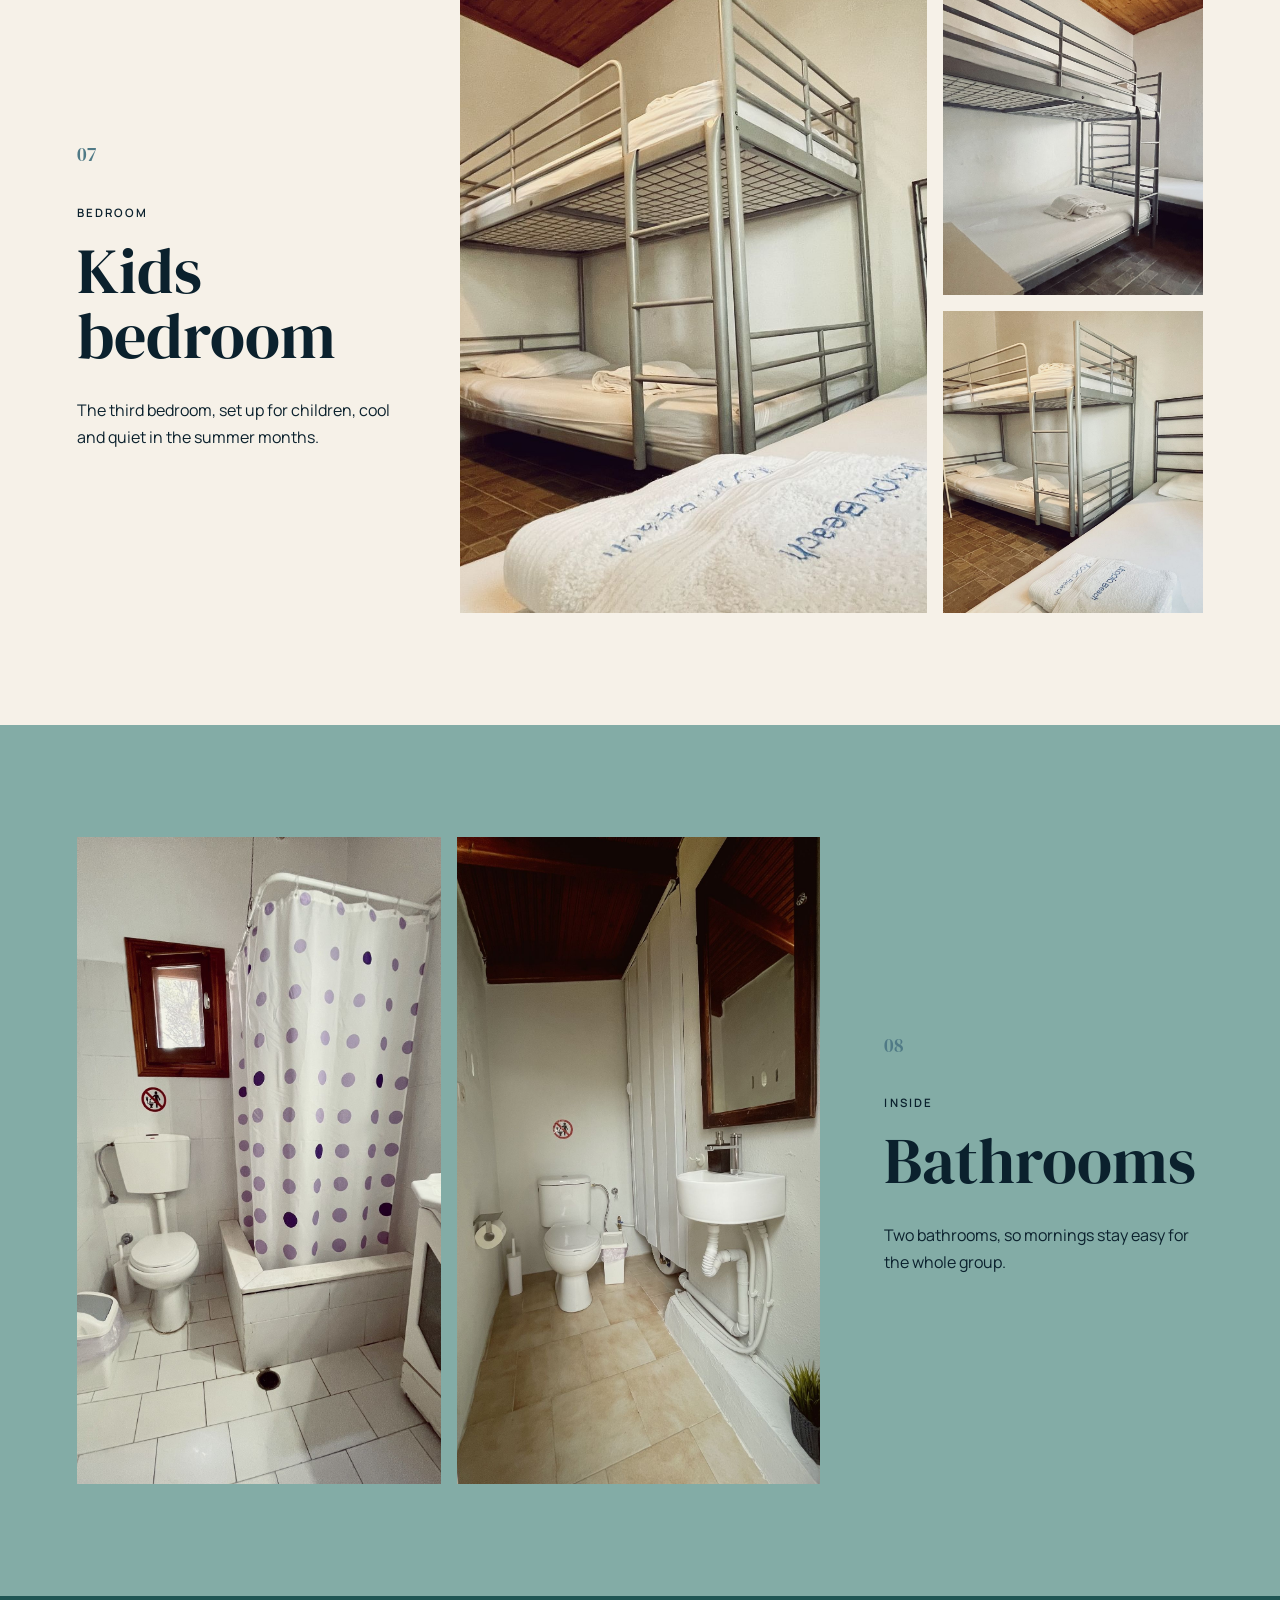
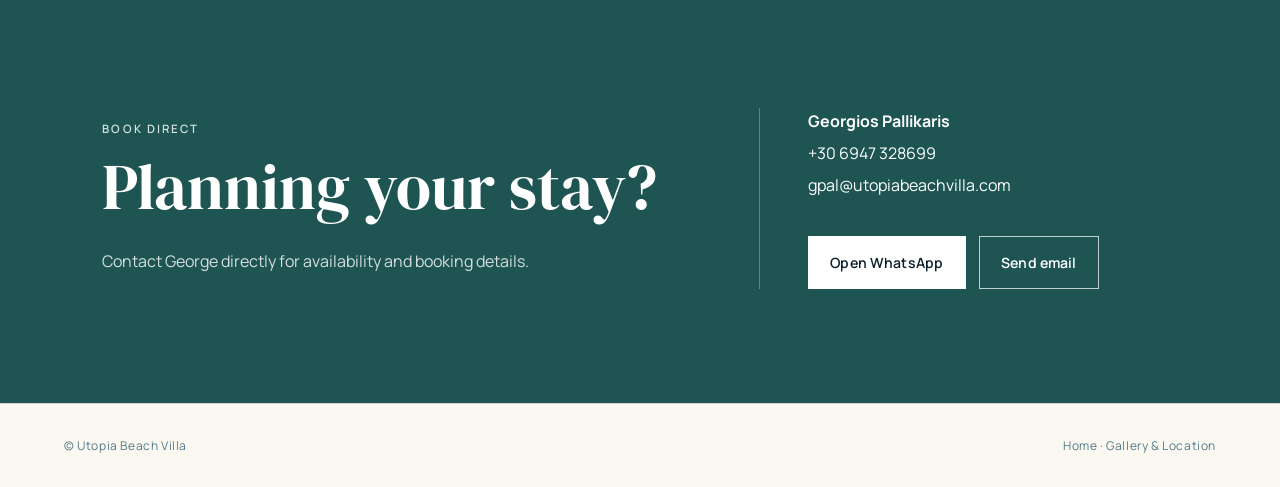
<file: villa.html>
<!doctype html>
<html lang="en">
<head>
  <meta charset="utf-8">
  <meta name="viewport" content="width=device-width,initial-scale=1">
  <title>The Villa | Utopia Beach Villa</title>
  <meta name="description" content="Explore Utopia Beach Villa room by room: exterior and garden, balcony, living room, kitchen, three bedrooms and bathrooms.">
  <link rel="preconnect" href="https://fonts.googleapis.com"><link rel="preconnect" href="https://fonts.gstatic.com" crossorigin>
  <link href="https://fonts.googleapis.com/css2?family=DM+Serif+Display&family=Manrope:wght@400;500;600&display=swap" rel="stylesheet"><link rel="stylesheet" href="styles.css">
</head>
<body>
  <header class="subhero">
    <img class="hero-image" src="assets/photos/4c919894f8724253b3b76cc4ae6d5e7a.jpg" alt="Utopia Beach Villa exterior" fetchpriority="high">
    <div class="hero-overlay"></div>
    <nav class="site-nav"><a class="brand" href="index.html"><img src="assets/photos/d47539cebf884bd4a8ef21b6702fda03.png" alt="Utopia Beach Villa logo"></a><div class="nav-links"><a href="index.html">Home</a><a class="active" href="villa.html">The Villa</a><a href="gallery.html">Gallery & Location</a><a href="#book">Book direct</a></div></nav>
    <div class="hero-copy"><p class="eyebrow">The Main Villa</p><h1>Every room, clearly shown.</h1><p class="lede">Three bedrooms · Living room · Kitchen · Bathrooms · Garden · Balcony</p></div>
  </header>

  <main>
    <section class="page-intro section-pad"><p class="eyebrow">Explore the spaces</p><h2>A visual walk through the villa.</h2><p>A stone house with a private garden, a balcony and a short walk to the sea. Here is every space, room by room.</p></section>

    <section class="room-section mist" id="outside"><div class="room-copy"><span class="room-no">01</span><p class="eyebrow">Outside</p><h2>Exterior & private garden</h2><p>The traditional stone exterior opens onto a large private garden, with private parking at the property.</p></div><div class="room-gallery"><a class="img-wide" href="assets/photos/4c919894f8724253b3b76cc4ae6d5e7a.jpg"><img src="assets/photos/4c919894f8724253b3b76cc4ae6d5e7a.jpg" alt="Main Villa exterior and garden" loading="lazy"></a><a href="assets/photos/eb733283ede6474d80ce16095456cc4a.jpg"><img src="assets/photos/eb733283ede6474d80ce16095456cc4a.jpg" alt="Exterior detail" loading="lazy"></a><a class="img-tall" href="assets/photos/289b47d0532845829ba755ae6e25b7f8.jpg"><img src="assets/photos/289b47d0532845829ba755ae6e25b7f8.jpg" alt="Vertical exterior view" loading="lazy"></a></div></section>

    <section class="room-section reverse" id="balcony"><div class="room-copy"><span class="room-no">02</span><p class="eyebrow">Outdoor living</p><h2>Balcony & terrace</h2><p>The balcony and terrace are where the day starts and ends: breakfast outside, dinner in the evening breeze.</p></div><div class="room-gallery"><a class="img-wide" href="assets/photos/d7785e4e0dd546138191962ab1807641.jpg"><img src="assets/photos/d7785e4e0dd546138191962ab1807641.jpg" alt="Main Villa balcony" loading="lazy"></a><a href="assets/photos/198abd4e58d54e4abf935dd51e368dd8.jpg"><img src="assets/photos/198abd4e58d54e4abf935dd51e368dd8.jpg" alt="Balcony view" loading="lazy"></a><a class="img-tall" href="assets/photos/f15a64aeb6584028a7c99f4637dc8671.jpg"><img src="assets/photos/f15a64aeb6584028a7c99f4637dc8671.jpg" alt="Balcony detail" loading="lazy"></a></div></section>

    <section class="room-section sage" id="living"><div class="room-copy"><span class="room-no">03</span><p class="eyebrow">Inside</p><h2>Living room</h2><p>The living room sits at the heart of the house, a cool and comfortable space to gather after the beach.</p></div><div class="room-gallery two-up"><a href="assets/photos/e9330a5f4e204110915667ad28a03e4f.jpg"><img src="assets/photos/e9330a5f4e204110915667ad28a03e4f.jpg" alt="Living room with sofa and dining area" loading="lazy"></a><a href="assets/photos/62d0ede617a2456da90d432422386328.jpg"><img src="assets/photos/62d0ede617a2456da90d432422386328.jpg" alt="Dining table with sea view" loading="lazy"></a></div></section>

    <section class="room-section reverse" id="kitchen"><div class="room-copy"><span class="room-no">04</span><p class="eyebrow">Inside</p><h2>Kitchen</h2><p>A fully equipped kitchen for relaxed meals at home.</p></div><div class="room-gallery"><a class="img-wide" href="assets/photos/a5b5aab190ae44519c661d554bda780e.jpg"><img src="assets/photos/a5b5aab190ae44519c661d554bda780e.jpg" alt="Kitchen overview" loading="lazy"></a><a href="assets/photos/1071d966c40148058eebc0d2788e347b.jpg"><img src="assets/photos/1071d966c40148058eebc0d2788e347b.jpg" alt="Kitchen angle" loading="lazy"></a><a href="assets/photos/e61394f193094b54ad9b0069543dd35e.jpg"><img src="assets/photos/e61394f193094b54ad9b0069543dd35e.jpg" alt="Kitchen detail" loading="lazy"></a></div></section>

    <div class="section-divider" id="bedrooms"><p class="eyebrow">Sleeping spaces</p><h2>Three separate bedrooms.</h2></div>

    <section class="room-section navy"><div class="room-copy"><span class="room-no">05</span><p class="eyebrow">Bedroom</p><h2>Sea-view bedroom</h2><p>A double bedroom with a view towards the sea, with air conditioning.</p></div><div class="room-gallery"><a class="img-wide" href="assets/photos/00efb915b2aa4f27b880694b4afe27cd.jpg"><img src="assets/photos/00efb915b2aa4f27b880694b4afe27cd.jpg" alt="Sea-view bedroom" loading="lazy"></a><a href="assets/photos/e98e9641c7e94728b3877174a731bf63.jpg"><img src="assets/photos/e98e9641c7e94728b3877174a731bf63.jpg" alt="Sea-view bedroom angle" loading="lazy"></a><a class="img-tall" href="assets/photos/26ead82025184308938d9e709712d12f.jpg"><img src="assets/photos/26ead82025184308938d9e709712d12f.jpg" alt="Sea-view bedroom vertical view" loading="lazy"></a></div></section>

    <section class="room-section reverse mist"><div class="room-copy"><span class="room-no">06</span><p class="eyebrow">Bedroom</p><h2>Master bedroom</h2><p>A spacious master bedroom with air conditioning.</p></div><div class="room-gallery panorama-set"><a class="img-wide" href="assets/photos/7b0d7996a5c14755bd9cb03ed00c7b7d.jpg"><img src="assets/photos/7b0d7996a5c14755bd9cb03ed00c7b7d.jpg" alt="Master bedroom" loading="lazy"></a><a class="img-panorama" href="assets/photos/7553554289de436ab238ff2aac42945f.jpg"><img src="assets/photos/7553554289de436ab238ff2aac42945f.jpg" alt="Panoramic master bedroom view" loading="lazy"></a><a class="img-tall" href="assets/photos/a9b83562daf54c32a5a5347e848c5b68.jpg"><img src="assets/photos/a9b83562daf54c32a5a5347e848c5b68.jpg" alt="Master bedroom vertical detail" loading="lazy"></a></div></section>

    <section class="room-section"><div class="room-copy"><span class="room-no">07</span><p class="eyebrow">Bedroom</p><h2>Kids bedroom</h2><p>The third bedroom, set up for children, cool and quiet in the summer months.</p></div><div class="room-gallery"><a class="img-wide" href="assets/photos/11b042063b2f4f378e0ee29845a921d0.jpg"><img src="assets/photos/11b042063b2f4f378e0ee29845a921d0.jpg" alt="Kids bedroom" loading="lazy"></a><a href="assets/photos/3c7bb5da951a42219d564ea96b7378f3.jpg"><img src="assets/photos/3c7bb5da951a42219d564ea96b7378f3.jpg" alt="Kids bedroom angle" loading="lazy"></a><a href="assets/photos/ecba49c6035c4b5f81d1849ef56f9ec8.jpg"><img src="assets/photos/ecba49c6035c4b5f81d1849ef56f9ec8.jpg" alt="Kids bedroom detail" loading="lazy"></a></div></section>

    <section class="room-section reverse sage" id="bathrooms"><div class="room-copy"><span class="room-no">08</span><p class="eyebrow">Inside</p><h2>Bathrooms</h2><p>Two bathrooms, so mornings stay easy for the whole group.</p></div><div class="room-gallery two-up"><a href="assets/photos/13f350ac1e5c411b909d10227b0ed51f.jpg"><img src="assets/photos/13f350ac1e5c411b909d10227b0ed51f.jpg" alt="Bathroom 1" loading="lazy"></a><a href="assets/photos/45a4612bfb6445f598d42205b50e685d.jpg"><img src="assets/photos/45a4612bfb6445f598d42205b50e685d.jpg" alt="Bathroom 2" loading="lazy"></a></div></section>

    <section class="booking-band" id="book"><div><p class="eyebrow">Book direct</p><h2>Planning your stay?</h2><p>Contact George directly for availability and booking details.</p></div><div class="booking-contact"><strong>Georgios Pallikaris</strong><a href="tel:+306947328699">+30 6947 328699</a><a href="mailto:gpal@utopiabeachvilla.com">gpal@utopiabeachvilla.com</a><div class="actions"><a class="button button-light" target="_blank" rel="noopener" href="https://wa.me/306947328699?text=Hello%20George%2C%20I%27d%20like%20to%20ask%20about%20availability%20at%20Utopia%20Beach%20Villa.">Open WhatsApp</a><a class="button button-ghost" href="mailto:gpal@utopiabeachvilla.com?subject=Utopia%20Beach%20Villa%20Booking%20Inquiry">Send email</a></div></div></section>
  </main>
  <a class="whatsapp-float" target="_blank" rel="noopener" href="https://wa.me/306947328699?text=Hello%20George%2C%20I%27d%20like%20to%20ask%20about%20availability%20at%20Utopia%20Beach%20Villa.">WhatsApp</a>
  <footer><span>© Utopia Beach Villa</span><span><a href="index.html">Home</a> · <a href="gallery.html">Gallery & Location</a></span></footer>
</body>
</html>
</file>
<file: styles.css>
:root{
  --teal:#1E5553;
  --navy:#0B212D;
  --mist:#D3DFDE;
  --sage:#83ACA6;
  --muted-teal:#669291;
  --olive:#547B6C;
  --bluegrey:#507A86;
  --ivory:#F6F1E8;
  --paper:#FBF8F2;
  --white:#FFFFFF;
  --ink:#0B212D;
  --line:rgba(11,33,45,.16);
  --shadow:0 24px 70px rgba(11,33,45,.12);
}
*{box-sizing:border-box}
html{scroll-behavior:smooth}
body{margin:0;background:var(--ivory);color:var(--ink);font:16px/1.65 Manrope,Arial,sans-serif}
img{display:block;width:100%;max-width:100%}
a{color:inherit}
h1,h2,h3{font-family:'DM Serif Display',Georgia,serif;font-weight:400;line-height:1.02;margin:.1em 0 .45em}
h1{font-size:clamp(3.5rem,8vw,7.3rem);max-width:12ch}
h2{font-size:clamp(2.5rem,5vw,4.8rem)}
p{max-width:42rem}
.eyebrow{text-transform:uppercase;letter-spacing:.18em;font-size:.72rem;font-weight:600;margin-bottom:1rem}
.section-pad{padding:8rem 7vw}
.hero,.subhero{position:relative;color:#fff;display:flex;flex-direction:column;justify-content:space-between;overflow:hidden}
.hero{min-height:94vh;padding:2rem 5vw}
.subhero{min-height:68vh;padding:2rem 5vw}
.hero-image{position:absolute;inset:0;width:100%;height:100%;object-fit:cover}
.home-hero .hero-image{object-position:center 48%}
.gallery-hero .hero-image{object-position:center 55%}
.hero-overlay{position:absolute;inset:0;background:linear-gradient(180deg,rgba(11,33,45,.74) 0%,rgba(30,85,83,.18) 47%,rgba(11,33,45,.74) 100%)}
.site-nav,.hero-copy{position:relative;z-index:2}
.site-nav{display:flex;justify-content:space-between;align-items:center;gap:2rem}
.brand{display:inline-flex;text-decoration:none;width:150px;height:78px;background:url('assets/logo-white.svg') left center/contain no-repeat;flex:0 0 auto}
.brand img{display:none}
.nav-links{display:flex;gap:1.5rem;align-items:center;flex-wrap:wrap}
.nav-links a{text-decoration:none;font-size:.84rem;letter-spacing:.035em;padding-bottom:.2rem;border-bottom:1px solid transparent}
.nav-links a:hover,.nav-links .active{border-color:rgba(255,255,255,.8)}
.hero-copy{padding:10vh 0 5vh}
.subhero .hero-copy{padding:8vh 0 3vh}
.lede{font-size:1.05rem;max-width:none}
.actions{display:flex;gap:.8rem;flex-wrap:wrap;margin-top:2rem}
.button{display:inline-block;padding:.88rem 1.35rem;text-decoration:none;border:1px solid transparent;font-weight:600;font-size:.88rem;letter-spacing:.01em;transition:transform .2s ease,background .2s ease,color .2s ease,border-color .2s ease}
.button:hover{transform:translateY(-1px)}
.button-primary{background:var(--teal);color:#fff;border-color:var(--teal)}
.button-light{background:#fff;color:var(--navy);border-color:#fff}
.button-ghost{background:transparent;color:#fff;border-color:rgba(255,255,255,.72)}
.button-outline{background:transparent;color:var(--teal);border-color:var(--teal)}
.text-link{font-weight:600;text-decoration:none;border-bottom:1px solid currentColor;padding-bottom:.18rem}
.brand-intro,.page-intro{max-width:1220px;margin:auto;display:grid;grid-template-columns:.6fr 1.4fr;gap:5rem;align-items:start}
.brand-intro .intro-copy p,.page-intro p{font-size:1.04rem}
.page-intro{grid-template-columns:.55fr 1.45fr}
.page-intro>p:first-child{grid-column:1}
.page-intro>h2,.page-intro>p:last-child{grid-column:2}
.facts-band{display:grid;grid-template-columns:repeat(4,1fr);background:var(--teal);color:#fff}
.facts-band>div{padding:2.5rem 3vw;border-right:1px solid rgba(255,255,255,.18)}
.facts-band span{display:block;font-family:'DM Serif Display',Georgia,serif;font-size:clamp(2rem,4vw,3.7rem);line-height:1}
.facts-band small{display:block;margin-top:.7rem;letter-spacing:.04em;color:var(--mist)}
.feature-grid{display:grid;grid-template-columns:1.35fr .8fr;grid-template-rows:auto auto;gap:1rem;max-width:1500px;margin:auto}
.feature-card{position:relative;overflow:hidden;min-height:320px;background:var(--navy);text-decoration:none;color:#fff}
.feature-card img{height:100%;width:100%;object-fit:cover;transition:transform .5s ease}
.feature-card:hover img{transform:scale(1.02)}
.feature-wide{grid-row:1/3;min-height:660px}
.feature-label{position:absolute;left:0;right:0;bottom:0;padding:4rem 2rem 1.6rem;background:linear-gradient(transparent,rgba(11,33,45,.86));display:flex;gap:1rem;align-items:baseline}
.feature-label small{color:var(--sage)}
.feature-label strong{font-family:'DM Serif Display',Georgia,serif;font-size:1.8rem;font-weight:400}
.split-feature{display:grid;grid-template-columns:1.15fr .85fr;min-height:72vh;background:var(--navy);color:#fff}
.split-image img{height:100%;object-fit:cover}
.split-copy{padding:9vw 7vw;display:flex;flex-direction:column;justify-content:center}
.split-copy .eyebrow{color:var(--sage)}
.split-copy p{color:var(--mist)}
.location-teaser{display:grid;grid-template-columns:.85fr 1.15fr;gap:6vw;align-items:center;max-width:1500px;margin:auto;background:var(--mist)}
.location-teaser .eyebrow{color:var(--olive)}
.location-image img{aspect-ratio:16/10;object-fit:cover;box-shadow:var(--shadow)}
.booking-band{padding:7rem 8vw;background:var(--teal);color:#fff;display:grid;grid-template-columns:1.15fr .85fr;gap:7vw;align-items:start}
.booking-band .eyebrow{color:var(--mist)}
.booking-band p{color:var(--mist)}
.booking-contact{display:flex;flex-direction:column;gap:.35rem;border-left:1px solid rgba(255,255,255,.28);padding-left:3rem}
.booking-contact a{text-decoration:none}
.section-divider{padding:6rem 7vw 3rem;max-width:1500px;margin:auto;border-top:1px solid var(--line)}
.room-section{padding:7rem 6vw;display:grid;grid-template-columns:.6fr 1.4fr;gap:5vw;align-items:center;max-width:1600px;margin:auto}
.room-section.reverse{grid-template-columns:1.4fr .6fr}
.room-section.reverse .room-copy{order:2}
.room-section.reverse .room-gallery{order:1}
.room-section.mist{background:var(--mist);max-width:none}
.room-section.sage{background:var(--sage);max-width:none}
.room-section.navy{background:var(--navy);max-width:none;color:#fff}
.room-section.navy p{color:var(--mist)}
.room-section.navy .eyebrow{color:var(--sage)}
.room-no{display:block;font-family:'DM Serif Display',Georgia,serif;font-size:1.2rem;color:var(--bluegrey);margin-bottom:2rem}
.room-gallery{display:grid;grid-template-columns:1.35fr .75fr;gap:1rem;align-items:stretch}
.room-gallery a{display:block;overflow:hidden;background:var(--navy)}
.room-gallery img{width:100%;height:100%;object-fit:cover;transition:transform .35s ease}
.room-gallery a:hover img{transform:scale(1.015)}
.room-gallery .img-wide{grid-row:span 2;min-height:620px}
.room-gallery>a:not(.img-wide):not(.img-panorama){min-height:300px}
.room-gallery .img-tall img{object-position:center}
.room-gallery.panorama-set{grid-template-columns:1.2fr .8fr}
.room-gallery.panorama-set .img-panorama{grid-column:1/3;height:auto}
.room-gallery.panorama-set .img-panorama img{aspect-ratio:3.17/1;object-fit:cover}
.room-gallery.two-up{grid-template-columns:1fr 1fr}
.room-gallery.two-up a{min-height:520px}
.masonry-gallery{columns:3 320px;column-gap:1rem;padding:0 5vw 7rem;max-width:1700px;margin:auto}
.masonry-gallery a{display:block;margin:0 0 1rem;break-inside:avoid;overflow:hidden;background:var(--navy)}
.masonry-gallery img{width:100%;height:auto;transition:transform .35s ease}
.masonry-gallery a:hover img{transform:scale(1.012)}
.panoramic-item{column-span:all}
.panoramic-item img{max-height:520px;object-fit:cover}
.location-section{display:grid;grid-template-columns:.8fr 1.2fr;gap:5vw;align-items:stretch;background:var(--mist)}
.location-details{display:flex;flex-direction:column;justify-content:center}
.location-meta{display:grid;grid-template-columns:1fr 1fr;gap:1rem;margin:2rem 0}
.location-meta>div{padding:1rem 0;border-top:1px solid rgba(11,33,45,.2)}
.location-meta small{display:block;color:var(--muted-teal);text-transform:uppercase;letter-spacing:.1em;font-size:.68rem}
.location-meta strong{display:block;margin-top:.4rem}
.map-wrap{min-height:520px;box-shadow:var(--shadow);background:var(--sage)}
.map-wrap iframe{border:0;width:100%;height:100%;min-height:520px}
.whatsapp-float{position:fixed;right:1.1rem;bottom:1.1rem;z-index:50;background:var(--teal);color:#fff;text-decoration:none;padding:.8rem 1rem;border:1px solid rgba(255,255,255,.45);box-shadow:0 12px 32px rgba(11,33,45,.2);font-size:.82rem;font-weight:600}
footer{padding:2rem 5vw;display:flex;justify-content:space-between;gap:2rem;flex-wrap:wrap;border-top:1px solid var(--line);font-size:.75rem;letter-spacing:.05em;color:var(--bluegrey);background:var(--paper)}
footer a{text-decoration:none}
@media(max-width:1000px){
  .brand-intro,.page-intro,.location-teaser,.booking-band,.location-section{grid-template-columns:1fr;gap:2.5rem}
  .page-intro>p:first-child,.page-intro>h2,.page-intro>p:last-child{grid-column:auto}
  .facts-band{grid-template-columns:repeat(2,1fr)}
  .feature-grid{grid-template-columns:1fr 1fr;grid-template-rows:auto auto}.feature-wide{grid-column:1/3;grid-row:auto;min-height:520px}.feature-card{min-height:360px}
  .split-feature{grid-template-columns:1fr}.split-image{min-height:58vh}.split-copy{padding:6rem 7vw}
  .room-section,.room-section.reverse{grid-template-columns:1fr;gap:3rem;padding:6rem 6vw}.room-section.reverse .room-copy,.room-section.reverse .room-gallery{order:initial}
  .booking-contact{border-left:0;border-top:1px solid rgba(255,255,255,.28);padding:2rem 0 0}
  .map-wrap,.map-wrap iframe{min-height:440px}
}
@media(max-width:700px){
  .hero{min-height:88vh;padding:1.25rem 5vw}.subhero{min-height:58vh;padding:1.25rem 5vw}.brand{width:118px;height:58px}.nav-links a:not(.active):not(:last-child){display:none}.nav-links{gap:.9rem}.nav-links a{font-size:.78rem}
  h1{font-size:clamp(3rem,15vw,5rem)}h2{font-size:clamp(2.3rem,11vw,3.7rem)}
  .section-pad{padding:5.5rem 6vw}.brand-intro,.page-intro{gap:1.3rem}.facts-band{grid-template-columns:1fr 1fr}.facts-band>div{padding:2rem 5vw}.facts-band span{font-size:2.2rem}
  .feature-grid{grid-template-columns:1fr;padding-left:5vw;padding-right:5vw}.feature-wide{grid-column:auto;min-height:420px}.feature-card{min-height:330px}
  .room-section,.room-section.reverse{padding:4.5rem 5vw}.room-gallery,.room-gallery.panorama-set,.room-gallery.two-up{grid-template-columns:1fr}.room-gallery .img-wide{grid-row:auto;min-height:0}.room-gallery>a,.room-gallery>a:not(.img-wide):not(.img-panorama),.room-gallery.two-up a{min-height:0}.room-gallery img{height:auto;object-fit:contain}.room-gallery.panorama-set .img-panorama{grid-column:auto}.room-gallery.panorama-set .img-panorama img{aspect-ratio:auto;object-fit:contain}
  .masonry-gallery{columns:1;padding:0 5vw 5rem}.panoramic-item{column-span:none}
  .location-meta{grid-template-columns:1fr}.booking-band{padding:5.5rem 6vw}.actions{gap:.6rem}.button{width:100%;text-align:center}
  .map-wrap,.map-wrap iframe{min-height:360px}.whatsapp-float{right:.75rem;bottom:.75rem}footer{padding-bottom:5.4rem}
}
@media(prefers-reduced-motion:reduce){*{scroll-behavior:auto!important;transition:none!important}}
</file>
